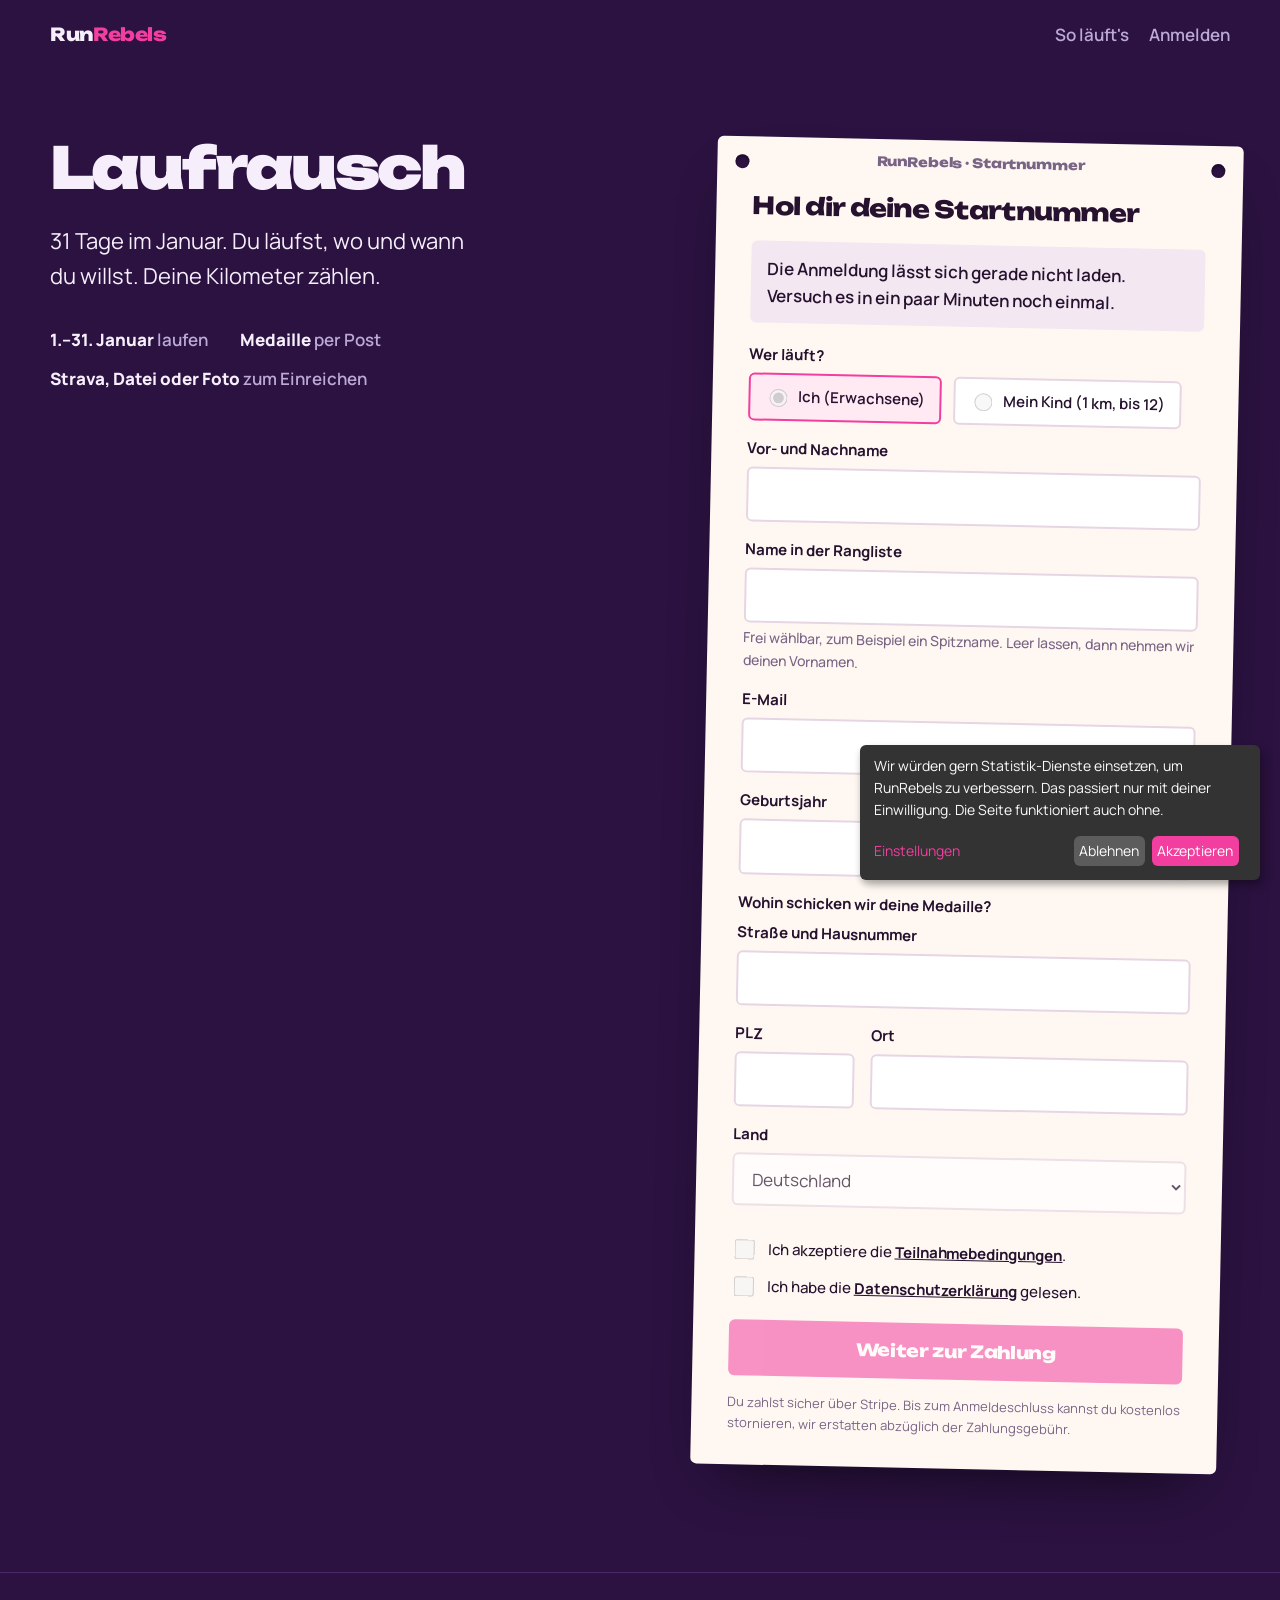
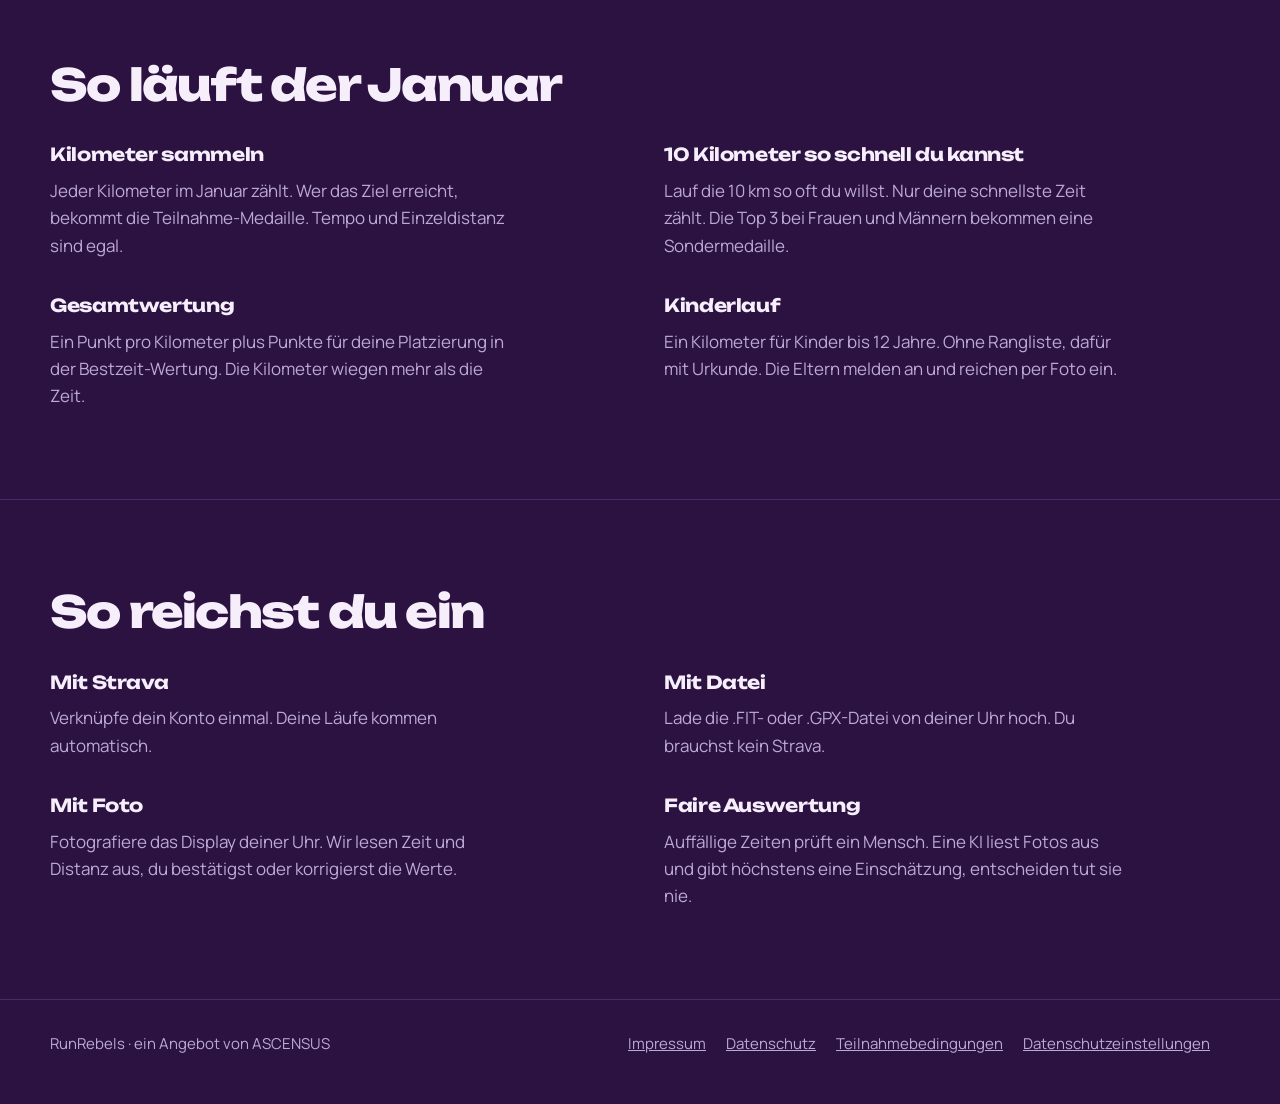
<file: web/laufrausch/index.html>
<!doctype html>
<html lang="de">
<head>
  <meta charset="utf-8">
  <meta name="viewport" content="width=device-width, initial-scale=1">
  <title>Laufrausch: die Neujahrschallenge von RunRebels</title>
  <link rel="canonical" href="https://runrebels.com/laufrausch/">
  <meta name="description" content="31 Tage laufen, deine Kilometer zählen. Virtuelle Laufchallenge im Januar: mit Strava, Datei oder Foto einreichen, Medaille per Post.">
  <link rel="preload" href="../fonts/unbounded-latin-wght-normal.woff2" as="font" type="font/woff2" crossorigin>
  <link rel="stylesheet" href="../css/style.css">
  <link rel="stylesheet" href="../css/klaro.min.css">
</head>
<body>
  <header class="wrap site-head">
    <a class="wordmark" href="/">Run<span>Rebels</span></a>
    <nav aria-label="Hauptnavigation"><a href="#ablauf">So läuft's</a><a href="#anmeldung">Anmelden</a></nav>
  </header>

  <main>
    <section class="wrap hero">
      <div>
        <h1 id="event-name">Laufrausch</h1>
        <p class="lead">31 Tage im Januar. Du läufst, wo und wann du willst. Deine Kilometer zählen.</p>
        <ul class="facts" id="facts">
          <li><strong>1.–31. Januar</strong> laufen</li>
          <li><strong>Medaille</strong> per Post</li>
          <li><strong>Strava, Datei oder Foto</strong> zum Einreichen</li>
        </ul>
      </div>

      <form class="bib" id="anmeldung" novalidate aria-labelledby="form-title">
        <div class="bib-head" aria-hidden="true">RunRebels · Startnummer</div>
        <h2 id="form-title">Hol dir deine Startnummer</h2>
        <div id="status" class="status" role="status" hidden></div>
        <div class="visually-hidden" aria-hidden="true"><label>Website <input type="text" name="website" tabindex="-1" autocomplete="off"></label></div>

        <fieldset class="field">
          <legend>Wer läuft?</legend>
          <div class="choice">
            <label><input type="radio" name="kategorie" value="erwachsen" checked> Ich (Erwachsene)</label>
            <label><input type="radio" name="kategorie" value="kind"> Mein Kind (1 km, bis 12)</label>
          </div>
        </fieldset>

        <div class="field">
          <label for="name" id="name-label">Vor- und Nachname</label>
          <input type="text" id="name" name="name" autocomplete="name" required>
        </div>
        <div class="field" id="anzeigename-field">
          <label for="anzeigename">Name in der Rangliste</label>
          <input type="text" id="anzeigename" name="anzeigename" maxlength="40" autocomplete="nickname">
          <span class="hint">Frei wählbar, zum Beispiel ein Spitzname. Leer lassen, dann nehmen wir deinen Vornamen.</span>
        </div>
        <div class="field" id="eltern-field" hidden>
          <label for="eltern_name">Name des Elternteils</label>
          <input type="text" id="eltern_name" name="eltern_name" autocomplete="name">
          <span class="hint">Kinder werden nie öffentlich in der Rangliste genannt.</span>
        </div>
        <div class="field">
          <label for="email" id="email-label">E-Mail</label>
          <input type="email" id="email" name="email" autocomplete="email" required>
        </div>
        <div class="row two">
          <div class="field">
            <label for="geburtsjahr">Geburtsjahr</label>
            <input type="number" id="geburtsjahr" name="geburtsjahr" inputmode="numeric" min="1920" max="2026" required>
          </div>
          <div class="field" id="geschlecht-field">
            <label for="geschlecht">Wertung</label>
            <select id="geschlecht" name="geschlecht">
              <option value="">Bitte wählen</option>
              <option value="weiblich">Frauen</option>
              <option value="maennlich">Männer</option>
              <option value="divers">Divers</option>
            </select>
          </div>
        </div>
        <div id="divers-box" hidden>
          <div class="field">
            <label for="podium_wahl">Bestzeit-Wertung</label>
            <select id="podium_wahl" name="podium_wahl">
              <option value="">Bitte wählen</option>
              <option value="weiblich">Bei den Frauen mitlaufen</option>
              <option value="maennlich">Bei den Männern mitlaufen</option>
            </select>
            <span class="hint">Deine Zeit zählt immer, auch für die Kilometer-Wertung.</span>
          </div>
          <label class="check"><input type="checkbox" name="divers_optin"> <span>Ich will öffentlich in einer eigenen Divers-Wertung stehen. Das kann ich jederzeit widerrufen.</span></label>
        </div>

        <fieldset class="field">
          <legend>Wohin schicken wir deine Medaille?</legend>
          <div class="field"><label for="strasse">Straße und Hausnummer</label><input type="text" id="strasse" name="strasse" autocomplete="street-address" required></div>
          <div class="row plz">
            <div class="field"><label for="plz">PLZ</label><input type="text" id="plz" name="plz" inputmode="numeric" autocomplete="postal-code" required></div>
            <div class="field"><label for="ort">Ort</label><input type="text" id="ort" name="ort" autocomplete="address-level2" required></div>
          </div>
          <div class="field">
            <label for="land">Land</label>
            <select id="land" name="land">
              <option value="DE">Deutschland</option>
              <option value="AT">Österreich</option>
              <option value="CH">Schweiz</option>
            </select>
            <span class="hint" id="ch-hint" hidden>Für die Schweiz kommt ein Versandaufschlag dazu. Du siehst ihn vor der Zahlung.</span>
          </div>
        </fieldset>

        <label class="check"><input type="checkbox" name="agb" required> <span>Ich akzeptiere die <a href="/teilnahmebedingungen.html">Teilnahmebedingungen</a>.</span></label>
        <label class="check"><input type="checkbox" name="datenschutz" required> <span>Ich habe die <a href="/datenschutz.html">Datenschutzerklärung</a> gelesen.</span></label>

        <button class="btn" type="submit" id="submit">Weiter zur Zahlung</button>
        <p class="fine">Du zahlst sicher über Stripe. Bis zum Anmeldeschluss kannst du kostenlos stornieren, wir erstatten abzüglich der Zahlungsgebühr.</p>
      </form>
    </section>

    <section class="section" id="ablauf">
      <div class="wrap">
        <h2>So läuft der Januar</h2>
        <div class="cols">
          <div><h3>Kilometer sammeln</h3><p>Jeder Kilometer im Januar zählt. Wer das Ziel erreicht, bekommt die Teilnahme-Medaille. Tempo und Einzeldistanz sind egal.</p></div>
          <div><h3>10 Kilometer so schnell du kannst</h3><p>Lauf die 10 km so oft du willst. Nur deine schnellste Zeit zählt. Die Top 3 bei Frauen und Männern bekommen eine Sondermedaille.</p></div>
          <div><h3>Gesamtwertung</h3><p>Ein Punkt pro Kilometer plus Punkte für deine Platzierung in der Bestzeit-Wertung. Die Kilometer wiegen mehr als die Zeit.</p></div>
          <div><h3>Kinderlauf</h3><p>Ein Kilometer für Kinder bis 12 Jahre. Ohne Rangliste, dafür mit Urkunde. Die Eltern melden an und reichen per Foto ein.</p></div>
        </div>
      </div>
    </section>

    <section class="section">
      <div class="wrap">
        <h2>So reichst du ein</h2>
        <div class="cols">
          <div><h3>Mit Strava</h3><p>Verknüpfe dein Konto einmal. Deine Läufe kommen automatisch.</p></div>
          <div><h3>Mit Datei</h3><p>Lade die .FIT- oder .GPX-Datei von deiner Uhr hoch. Du brauchst kein Strava.</p></div>
          <div><h3>Mit Foto</h3><p>Fotografiere das Display deiner Uhr. Wir lesen Zeit und Distanz aus, du bestätigst oder korrigierst die Werte.</p></div>
          <div><h3>Faire Auswertung</h3><p>Auffällige Zeiten prüft ein Mensch. Eine KI liest Fotos aus und gibt höchstens eine Einschätzung, entscheiden tut sie nie.</p></div>
        </div>
      </div>
    </section>
  </main>

  <footer class="site-foot">
    <div class="wrap">
      <span>RunRebels · ein Angebot von ASCENSUS</span>
      <nav aria-label="Rechtliches"><a href="/impressum.html">Impressum</a><a href="/datenschutz.html">Datenschutz</a><a href="/teilnahmebedingungen.html">Teilnahmebedingungen</a><a href="#" data-consent-settings>Datenschutzeinstellungen</a></nav>
    </div>
  </footer>

  <script src="../js/config.js"></script>
  <script src="../js/consent.js"></script>
  <script defer data-config="klaroConfig" src="../js/klaro.js"></script>
  <script src="../js/anmeldung.js"></script>
</body>
</html>
</file>
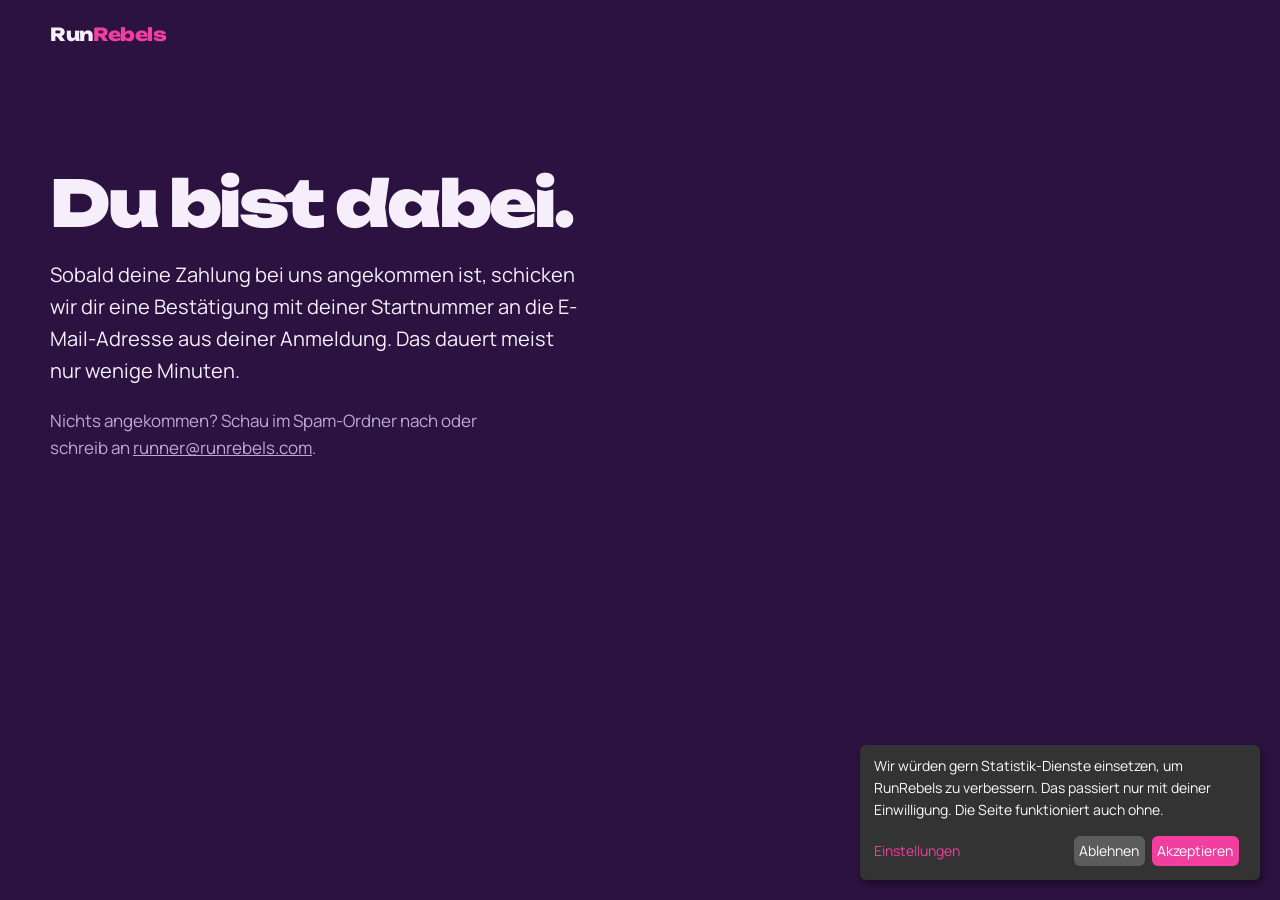
<file: web/danke.html>
<!doctype html>
<html lang="de">
<head>
  <meta charset="utf-8">
  <meta name="viewport" content="width=device-width, initial-scale=1">
  <meta name="robots" content="noindex">
  <title>Danke — RunRebels</title>
  <link rel="stylesheet" href="css/style.css">
  <link rel="stylesheet" href="css/klaro.min.css">
</head>
<body>
  <header class="wrap site-head"><a class="wordmark" href="/">Run<span>Rebels</span></a></header>
  <main class="wrap" style="padding-block:clamp(48px,8vw,120px)">
    <h1 style="font-family:var(--font-display);font-weight:900;font-size:clamp(2.1rem,6vw,4rem);letter-spacing:-.045em;line-height:1;margin:0 0 24px;max-width:14ch">Du bist dabei.</h1>
    <p class="lead" style="font-size:1.25rem;max-width:44ch">Sobald deine Zahlung bei uns angekommen ist, schicken wir dir eine Bestätigung mit deiner Startnummer an die E-Mail-Adresse aus deiner Anmeldung. Das dauert meist nur wenige Minuten.</p>
    <p style="color:var(--text-soft);max-width:44ch">Nichts angekommen? Schau im Spam-Ordner nach oder schreib an <a href="mailto:runner@runrebels.com">runner@runrebels.com</a>.</p>
  </main>
  <script src="js/config.js"></script>
  <script src="js/consent.js"></script>
  <script defer data-config="klaroConfig" src="js/klaro.js"></script>
</body>
</html>
</file>
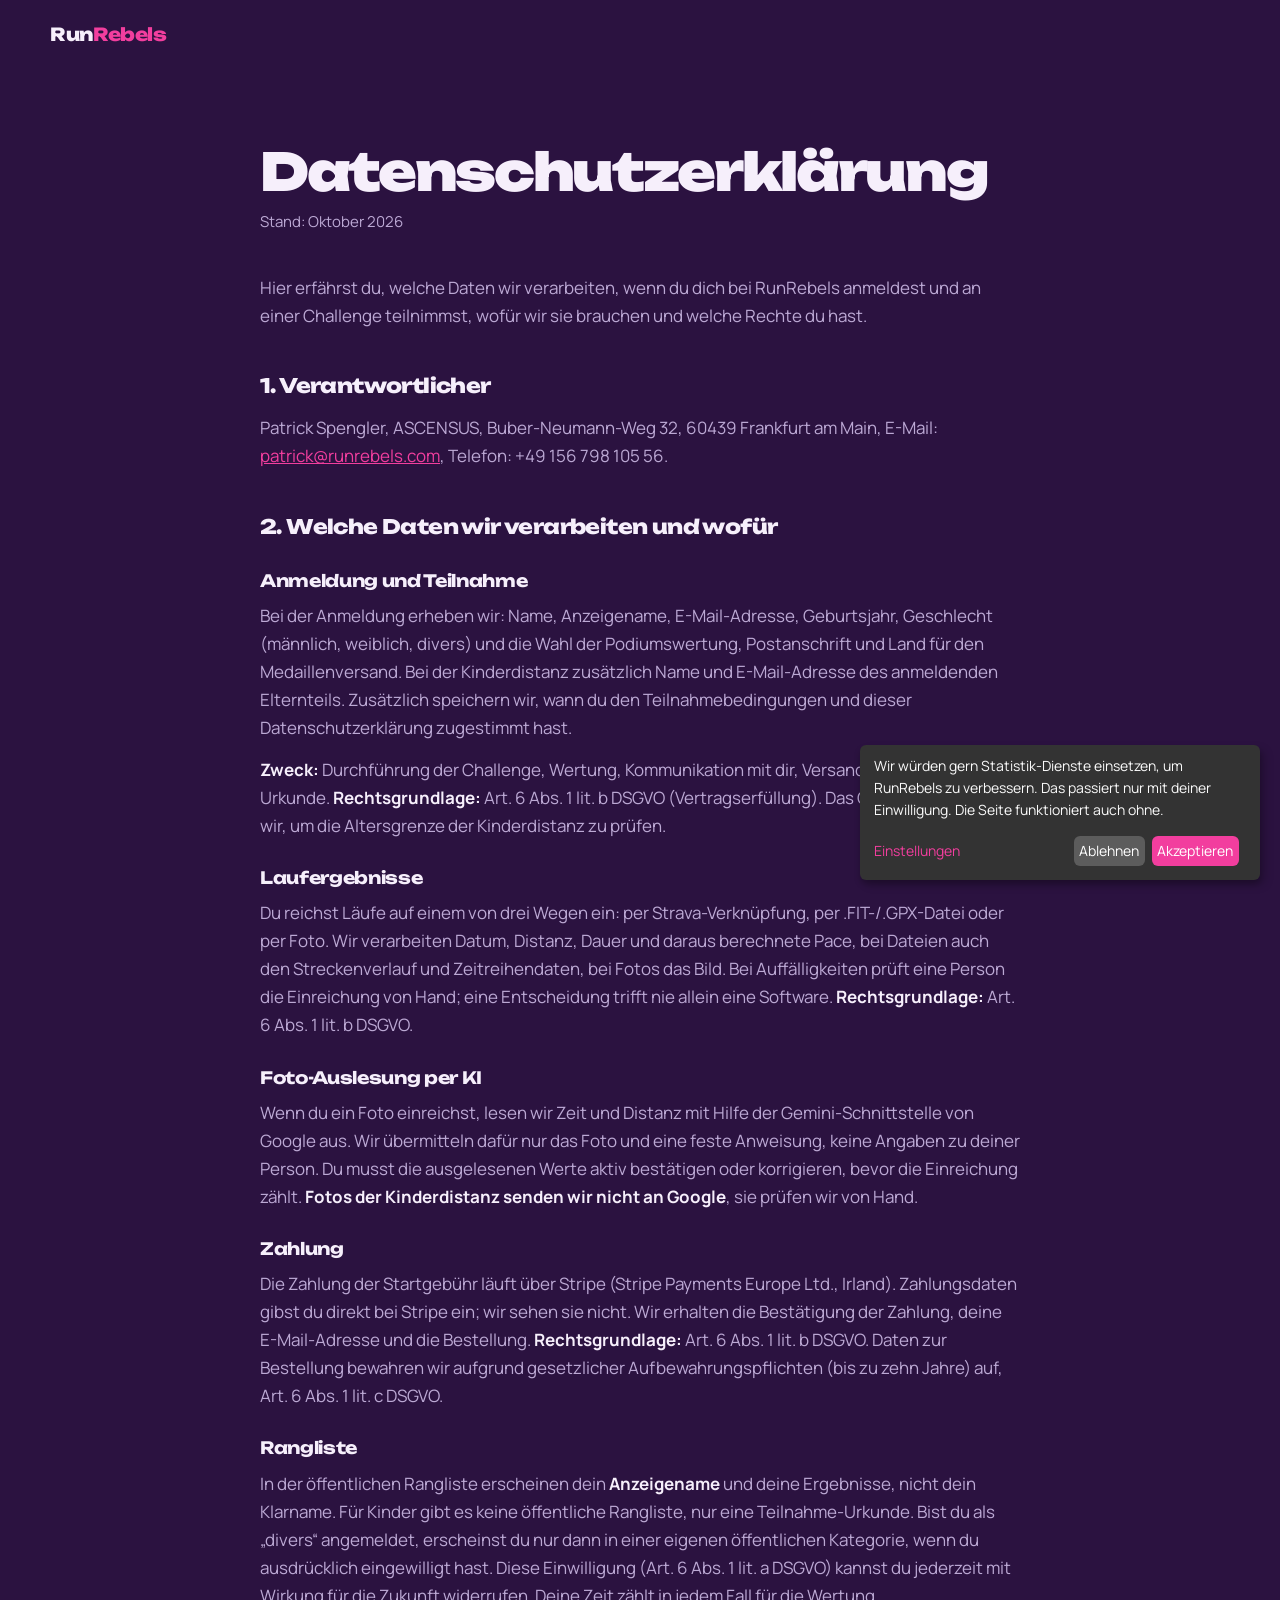
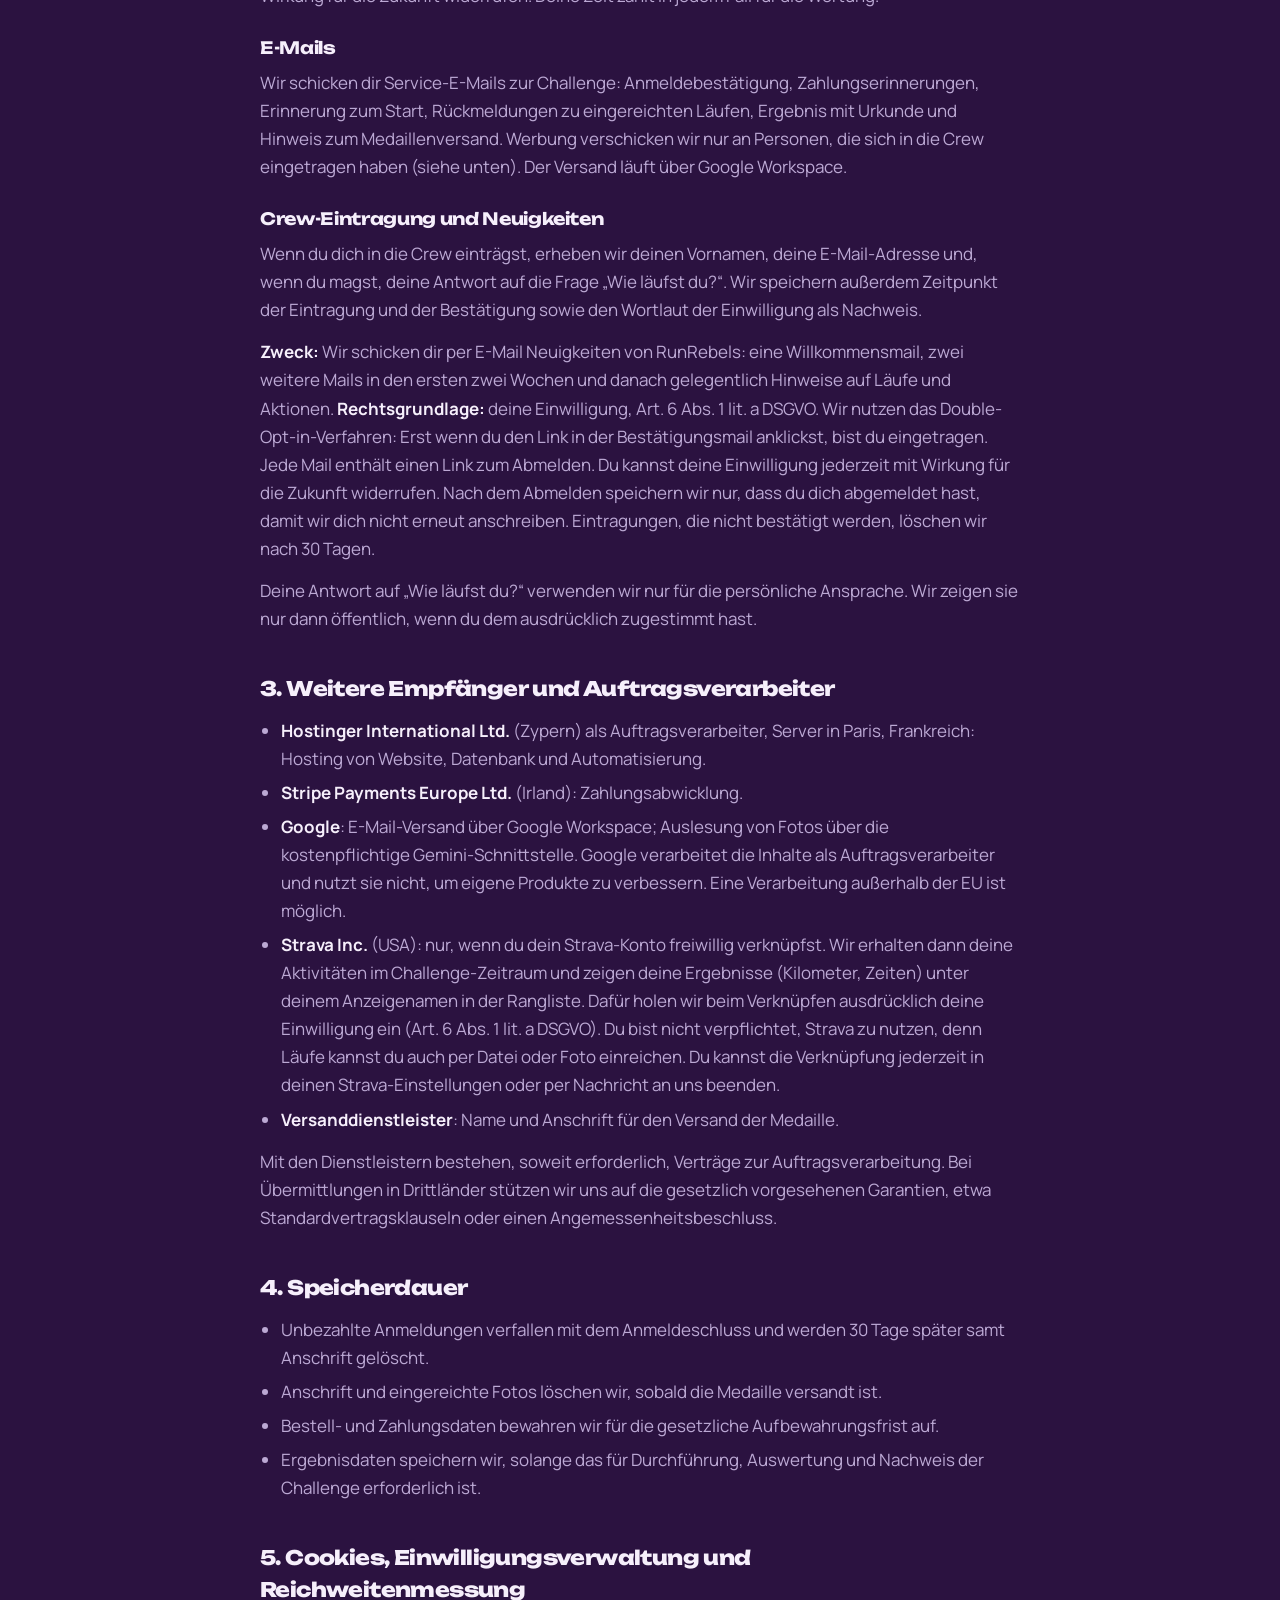
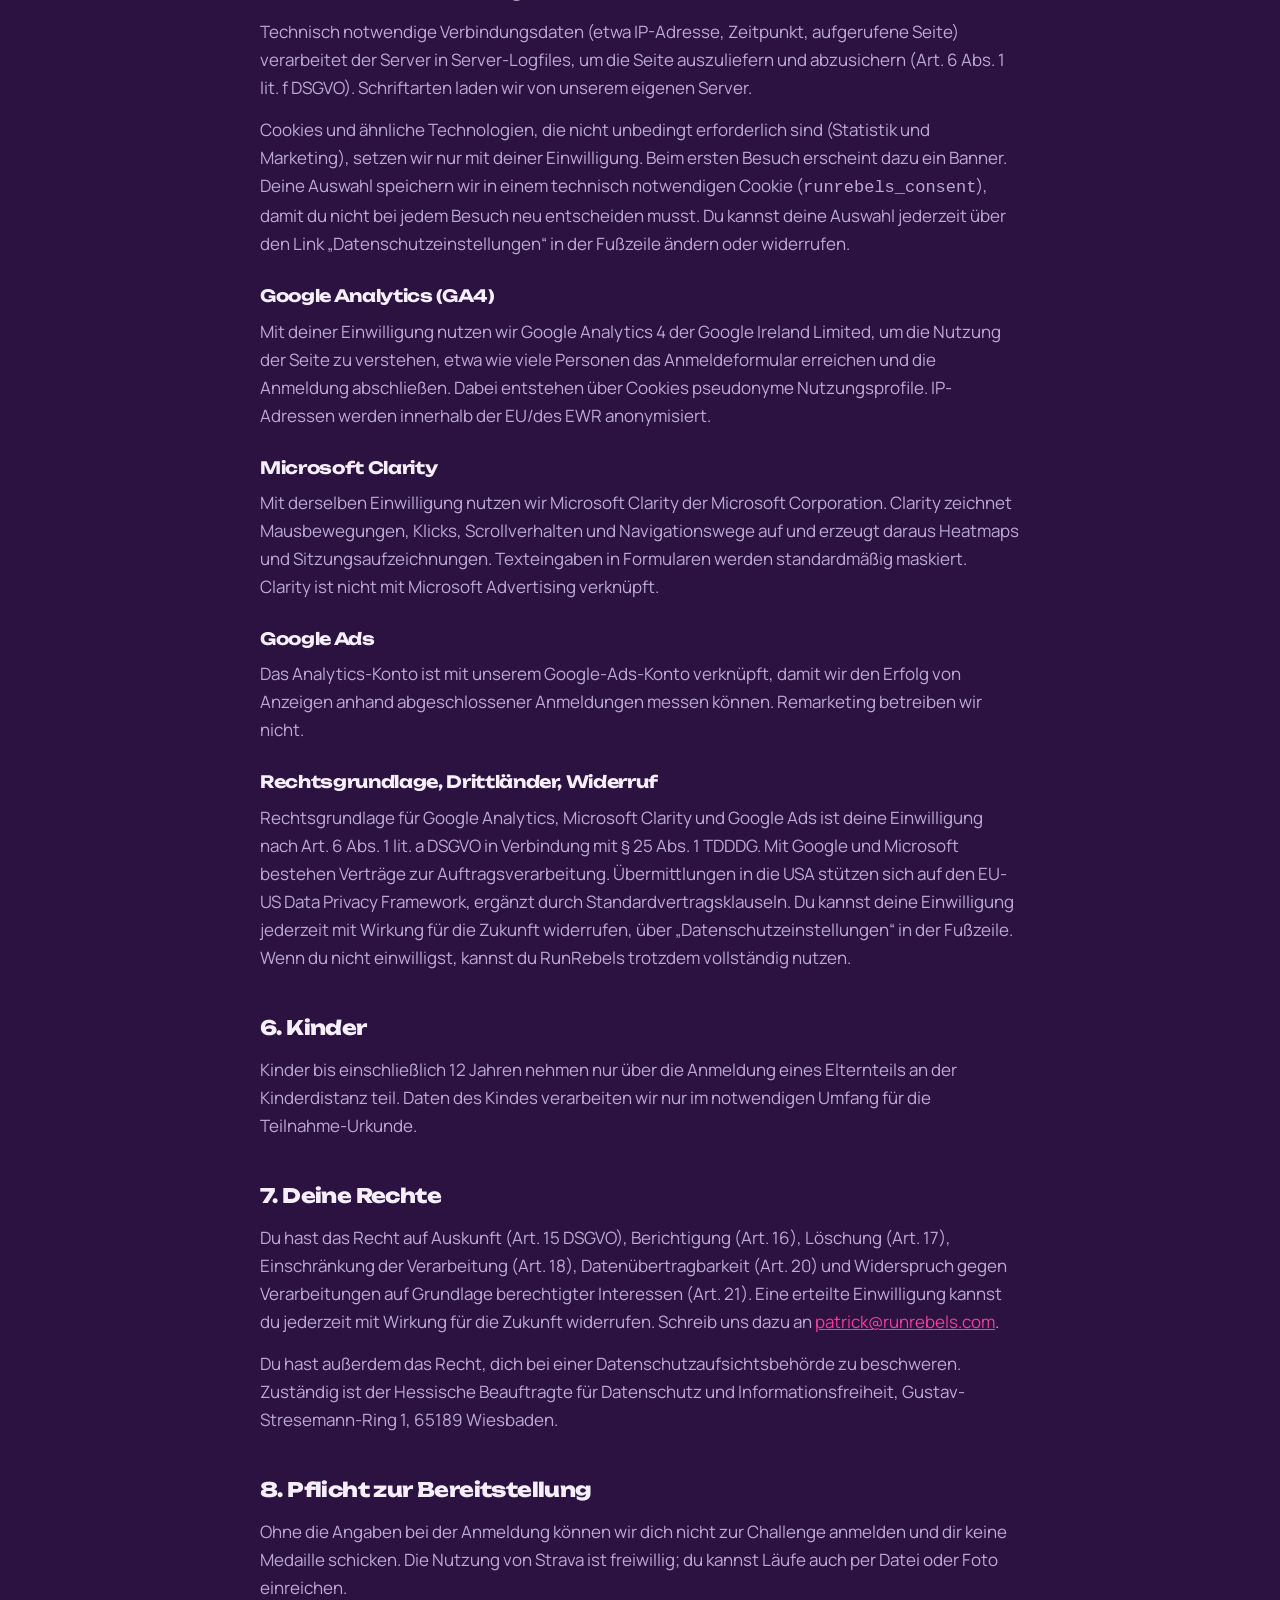
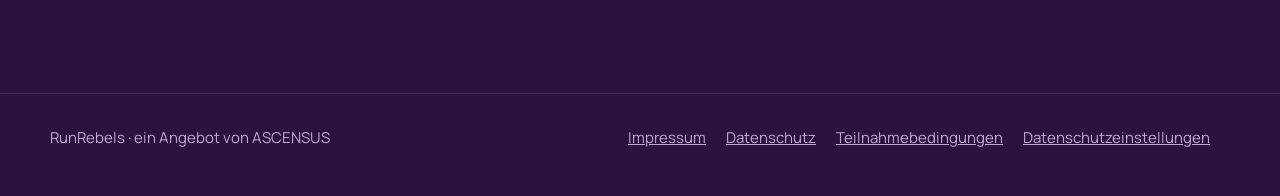
<file: web/datenschutz.html>
<!doctype html>
<html lang="de">
<head>
  <meta charset="utf-8">
  <meta name="viewport" content="width=device-width, initial-scale=1">
  <title>Datenschutzerklärung — RunRebels</title>
  <link rel="stylesheet" href="css/style.css">
  <link rel="stylesheet" href="css/klaro.min.css">
</head>
<body>
  <header class="wrap site-head"><a class="wordmark" href="/">Run<span>Rebels</span></a></header>
  <main class="wrap legal">
    <h1>Datenschutzerklärung</h1>
    <p class="stand">Stand: Oktober 2026</p>
    <!-- Entwurf. Offene Prüfpunkte für den Anwalt: docs/rechtliche-pruefpunkte.md -->
    <p>Hier erfährst du, welche Daten wir verarbeiten, wenn du dich bei RunRebels anmeldest und an einer Challenge teilnimmst, wofür wir sie brauchen und welche Rechte du hast.</p>

    <h2>1. Verantwortlicher</h2>
    <p>Patrick Spengler, ASCENSUS, Buber-Neumann-Weg 32, 60439 Frankfurt am Main, E-Mail: <a href="mailto:patrick@runrebels.com">patrick@runrebels.com</a>, Telefon: +49 156 798 105 56.</p>

    <h2>2. Welche Daten wir verarbeiten und wofür</h2>
    <h3>Anmeldung und Teilnahme</h3>
    <p>Bei der Anmeldung erheben wir: Name, Anzeigename, E-Mail-Adresse, Geburtsjahr, Geschlecht (männlich, weiblich, divers) und die Wahl der Podiumswertung, Postanschrift und Land für den Medaillenversand. Bei der Kinderdistanz zusätzlich Name und E-Mail-Adresse des anmeldenden Elternteils. Zusätzlich speichern wir, wann du den Teilnahmebedingungen und dieser Datenschutzerklärung zugestimmt hast.</p>
    <p><strong>Zweck:</strong> Durchführung der Challenge, Wertung, Kommunikation mit dir, Versand von Medaille und Urkunde. <strong>Rechtsgrundlage:</strong> Art. 6 Abs. 1 lit. b DSGVO (Vertragserfüllung). Das Geburtsjahr nutzen wir, um die Altersgrenze der Kinderdistanz zu prüfen.</p>
    <h3>Laufergebnisse</h3>
    <p>Du reichst Läufe auf einem von drei Wegen ein: per Strava-Verknüpfung, per .FIT-/.GPX-Datei oder per Foto. Wir verarbeiten Datum, Distanz, Dauer und daraus berechnete Pace, bei Dateien auch den Streckenverlauf und Zeitreihendaten, bei Fotos das Bild. Bei Auffälligkeiten prüft eine Person die Einreichung von Hand; eine Entscheidung trifft nie allein eine Software. <strong>Rechtsgrundlage:</strong> Art. 6 Abs. 1 lit. b DSGVO.</p>
    <h3>Foto-Auslesung per KI</h3>
    <p>Wenn du ein Foto einreichst, lesen wir Zeit und Distanz mit Hilfe der Gemini-Schnittstelle von Google aus. Wir übermitteln dafür nur das Foto und eine feste Anweisung, keine Angaben zu deiner Person. Du musst die ausgelesenen Werte aktiv bestätigen oder korrigieren, bevor die Einreichung zählt. <strong>Fotos der Kinderdistanz senden wir nicht an Google</strong>, sie prüfen wir von Hand.</p>
    <h3>Zahlung</h3>
    <p>Die Zahlung der Startgebühr läuft über Stripe (Stripe Payments Europe Ltd., Irland). Zahlungsdaten gibst du direkt bei Stripe ein; wir sehen sie nicht. Wir erhalten die Bestätigung der Zahlung, deine E-Mail-Adresse und die Bestellung. <strong>Rechtsgrundlage:</strong> Art. 6 Abs. 1 lit. b DSGVO. Daten zur Bestellung bewahren wir aufgrund gesetzlicher Aufbewahrungspflichten (bis zu zehn Jahre) auf, Art. 6 Abs. 1 lit. c DSGVO.</p>
    <h3>Rangliste</h3>
    <p>In der öffentlichen Rangliste erscheinen dein <strong>Anzeigename</strong> und deine Ergebnisse, nicht dein Klarname. Für Kinder gibt es keine öffentliche Rangliste, nur eine Teilnahme-Urkunde. Bist du als „divers“ angemeldet, erscheinst du nur dann in einer eigenen öffentlichen Kategorie, wenn du ausdrücklich eingewilligt hast. Diese Einwilligung (Art. 6 Abs. 1 lit. a DSGVO) kannst du jederzeit mit Wirkung für die Zukunft widerrufen. Deine Zeit zählt in jedem Fall für die Wertung.</p>
    <h3>E-Mails</h3>
    <p>Wir schicken dir Service-E-Mails zur Challenge: Anmeldebestätigung, Zahlungserinnerungen, Erinnerung zum Start, Rückmeldungen zu eingereichten Läufen, Ergebnis mit Urkunde und Hinweis zum Medaillenversand. Werbung verschicken wir nur an Personen, die sich in die Crew eingetragen haben (siehe unten). Der Versand läuft über Google Workspace.</p>
    <h3 id="crew">Crew-Eintragung und Neuigkeiten</h3>
    <!-- Entwurf, juristisch zu prüfen (Einwilligungstext, Double-Opt-in, Speicherdauer). -->
    <p>Wenn du dich in die Crew einträgst, erheben wir deinen Vornamen, deine E-Mail-Adresse und, wenn du magst, deine Antwort auf die Frage „Wie läufst du?“. Wir speichern außerdem Zeitpunkt der Eintragung und der Bestätigung sowie den Wortlaut der Einwilligung als Nachweis.</p>
    <p><strong>Zweck:</strong> Wir schicken dir per E-Mail Neuigkeiten von RunRebels: eine Willkommensmail, zwei weitere Mails in den ersten zwei Wochen und danach gelegentlich Hinweise auf Läufe und Aktionen. <strong>Rechtsgrundlage:</strong> deine Einwilligung, Art. 6 Abs. 1 lit. a DSGVO. Wir nutzen das Double-Opt-in-Verfahren: Erst wenn du den Link in der Bestätigungsmail anklickst, bist du eingetragen. Jede Mail enthält einen Link zum Abmelden. Du kannst deine Einwilligung jederzeit mit Wirkung für die Zukunft widerrufen. Nach dem Abmelden speichern wir nur, dass du dich abgemeldet hast, damit wir dich nicht erneut anschreiben. Eintragungen, die nicht bestätigt werden, löschen wir nach 30 Tagen.</p>
    <p>Deine Antwort auf „Wie läufst du?“ verwenden wir nur für die persönliche Ansprache. Wir zeigen sie nur dann öffentlich, wenn du dem ausdrücklich zugestimmt hast.</p>

    <h2>3. Weitere Empfänger und Auftragsverarbeiter</h2>
    <ul>
      <li><strong>Hostinger International Ltd.</strong> (Zypern) als Auftragsverarbeiter, Server in Paris, Frankreich: Hosting von Website, Datenbank und Automatisierung.</li>
      <li><strong>Stripe Payments Europe Ltd.</strong> (Irland): Zahlungsabwicklung.</li>
      <li><strong>Google</strong>: E-Mail-Versand über Google Workspace; Auslesung von Fotos über die kostenpflichtige Gemini-Schnittstelle. Google verarbeitet die Inhalte als Auftragsverarbeiter und nutzt sie nicht, um eigene Produkte zu verbessern. Eine Verarbeitung außerhalb der EU ist möglich.</li>
      <li><strong>Strava Inc.</strong> (USA): nur, wenn du dein Strava-Konto freiwillig verknüpfst. Wir erhalten dann deine Aktivitäten im Challenge-Zeitraum und zeigen deine Ergebnisse (Kilometer, Zeiten) unter deinem Anzeigenamen in der Rangliste. Dafür holen wir beim Verknüpfen ausdrücklich deine Einwilligung ein (Art. 6 Abs. 1 lit. a DSGVO). Du bist nicht verpflichtet, Strava zu nutzen, denn Läufe kannst du auch per Datei oder Foto einreichen. Du kannst die Verknüpfung jederzeit in deinen Strava-Einstellungen oder per Nachricht an uns beenden.</li>
      <li><strong>Versanddienstleister</strong>: Name und Anschrift für den Versand der Medaille.</li>
    </ul>
    <p>Mit den Dienstleistern bestehen, soweit erforderlich, Verträge zur Auftragsverarbeitung. Bei Übermittlungen in Drittländer stützen wir uns auf die gesetzlich vorgesehenen Garantien, etwa Standardvertragsklauseln oder einen Angemessenheitsbeschluss.</p>

    <h2>4. Speicherdauer</h2>
    <ul>
      <li>Unbezahlte Anmeldungen verfallen mit dem Anmeldeschluss und werden 30 Tage später samt Anschrift gelöscht.</li>
      <li>Anschrift und eingereichte Fotos löschen wir, sobald die Medaille versandt ist.</li>
      <li>Bestell- und Zahlungsdaten bewahren wir für die gesetzliche Aufbewahrungsfrist auf.</li>
      <li>Ergebnisdaten speichern wir, solange das für Durchführung, Auswertung und Nachweis der Challenge erforderlich ist.</li>
    </ul>

    <h2>5. Cookies, Einwilligungsverwaltung und Reichweitenmessung</h2>
    <p>Technisch notwendige Verbindungsdaten (etwa IP-Adresse, Zeitpunkt, aufgerufene Seite) verarbeitet der Server in Server-Logfiles, um die Seite auszuliefern und abzusichern (Art. 6 Abs. 1 lit. f DSGVO). Schriftarten laden wir von unserem eigenen Server.</p>
    <p>Cookies und ähnliche Technologien, die nicht unbedingt erforderlich sind (Statistik und Marketing), setzen wir nur mit deiner Einwilligung. Beim ersten Besuch erscheint dazu ein Banner. Deine Auswahl speichern wir in einem technisch notwendigen Cookie (<code>runrebels_consent</code>), damit du nicht bei jedem Besuch neu entscheiden musst. Du kannst deine Auswahl jederzeit über den Link „Datenschutzeinstellungen“ in der Fußzeile ändern oder widerrufen.</p>
    <h3>Google Analytics (GA4)</h3>
    <p>Mit deiner Einwilligung nutzen wir Google Analytics 4 der Google Ireland Limited, um die Nutzung der Seite zu verstehen, etwa wie viele Personen das Anmeldeformular erreichen und die Anmeldung abschließen. Dabei entstehen über Cookies pseudonyme Nutzungsprofile. IP-Adressen werden innerhalb der EU/des EWR anonymisiert.</p>
    <h3>Microsoft Clarity</h3>
    <p>Mit derselben Einwilligung nutzen wir Microsoft Clarity der Microsoft Corporation. Clarity zeichnet Mausbewegungen, Klicks, Scrollverhalten und Navigationswege auf und erzeugt daraus Heatmaps und Sitzungsaufzeichnungen. Texteingaben in Formularen werden standardmäßig maskiert. Clarity ist nicht mit Microsoft Advertising verknüpft.</p>
    <h3>Google Ads</h3>
    <p>Das Analytics-Konto ist mit unserem Google-Ads-Konto verknüpft, damit wir den Erfolg von Anzeigen anhand abgeschlossener Anmeldungen messen können. Remarketing betreiben wir nicht.</p>
    <h3>Rechtsgrundlage, Drittländer, Widerruf</h3>
    <p>Rechtsgrundlage für Google Analytics, Microsoft Clarity und Google Ads ist deine Einwilligung nach Art. 6 Abs. 1 lit. a DSGVO in Verbindung mit § 25 Abs. 1 TDDDG. Mit Google und Microsoft bestehen Verträge zur Auftragsverarbeitung. Übermittlungen in die USA stützen sich auf den EU-US Data Privacy Framework, ergänzt durch Standardvertragsklauseln. Du kannst deine Einwilligung jederzeit mit Wirkung für die Zukunft widerrufen, über „Datenschutzeinstellungen“ in der Fußzeile. Wenn du nicht einwilligst, kannst du RunRebels trotzdem vollständig nutzen.</p>

    <h2>6. Kinder</h2>
    <p>Kinder bis einschließlich 12 Jahren nehmen nur über die Anmeldung eines Elternteils an der Kinderdistanz teil. Daten des Kindes verarbeiten wir nur im notwendigen Umfang für die Teilnahme-Urkunde.</p>

    <h2>7. Deine Rechte</h2>
    <p>Du hast das Recht auf Auskunft (Art. 15 DSGVO), Berichtigung (Art. 16), Löschung (Art. 17), Einschränkung der Verarbeitung (Art. 18), Datenübertragbarkeit (Art. 20) und Widerspruch gegen Verarbeitungen auf Grundlage berechtigter Interessen (Art. 21). Eine erteilte Einwilligung kannst du jederzeit mit Wirkung für die Zukunft widerrufen. Schreib uns dazu an <a href="mailto:patrick@runrebels.com">patrick@runrebels.com</a>.</p>
    <p>Du hast außerdem das Recht, dich bei einer Datenschutzaufsichtsbehörde zu beschweren. Zuständig ist der Hessische Beauftragte für Datenschutz und Informationsfreiheit, Gustav-Stresemann-Ring 1, 65189 Wiesbaden.</p>

    <h2>8. Pflicht zur Bereitstellung</h2>
    <p>Ohne die Angaben bei der Anmeldung können wir dich nicht zur Challenge anmelden und dir keine Medaille schicken. Die Nutzung von Strava ist freiwillig; du kannst Läufe auch per Datei oder Foto einreichen.</p>
  </main>
  <footer class="site-foot">
    <div class="wrap">
      <span>RunRebels · ein Angebot von ASCENSUS</span>
      <nav aria-label="Rechtliches"><a href="impressum.html">Impressum</a><a href="datenschutz.html">Datenschutz</a><a href="teilnahmebedingungen.html">Teilnahmebedingungen</a><a href="#" data-consent-settings>Datenschutzeinstellungen</a></nav>
    </div>
  </footer>
  <script src="js/config.js"></script>
  <script src="js/consent.js"></script>
  <script defer data-config="klaroConfig" src="js/klaro.js"></script>
</body>
</html>
</file>
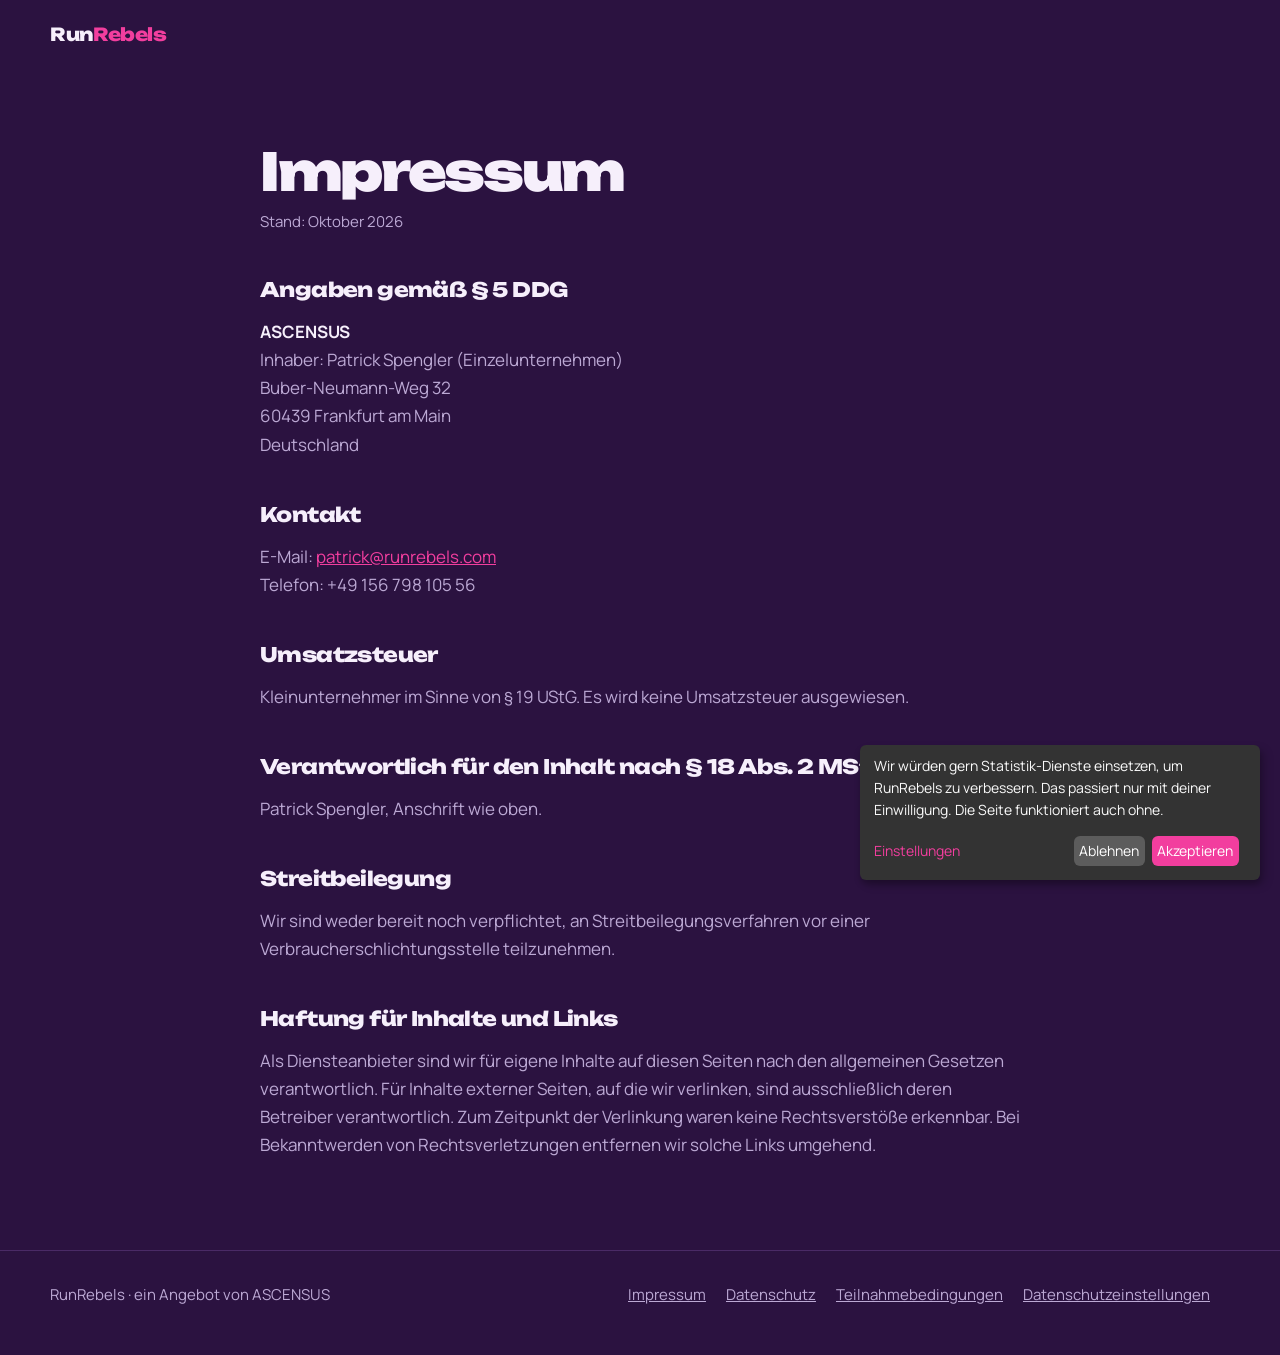
<file: web/impressum.html>
<!doctype html>
<html lang="de">
<head>
  <meta charset="utf-8">
  <meta name="viewport" content="width=device-width, initial-scale=1">
  <title>Impressum — RunRebels</title>
  <link rel="stylesheet" href="css/style.css">
  <link rel="stylesheet" href="css/klaro.min.css">
</head>
<body>
  <header class="wrap site-head"><a class="wordmark" href="/">Run<span>Rebels</span></a></header>
  <main class="wrap legal">
    <h1>Impressum</h1>
    <p class="stand">Stand: Oktober 2026</p>
    <h2>Angaben gemäß § 5 DDG</h2>
    <p><strong>ASCENSUS</strong><br>Inhaber: Patrick Spengler (Einzelunternehmen)<br>Buber-Neumann-Weg 32<br>60439 Frankfurt am Main<br>Deutschland</p>
    <h2>Kontakt</h2>
    <p>E-Mail: <a href="mailto:patrick@runrebels.com">patrick@runrebels.com</a><br>Telefon: +49 156 798 105 56</p>
    <h2>Umsatzsteuer</h2>
    <p>Kleinunternehmer im Sinne von § 19 UStG. Es wird keine Umsatzsteuer ausgewiesen.</p>
    <h2>Verantwortlich für den Inhalt nach § 18 Abs. 2 MStV</h2>
    <p>Patrick Spengler, Anschrift wie oben.</p>
    <h2>Streitbeilegung</h2>
    <p>Wir sind weder bereit noch verpflichtet, an Streitbeilegungsverfahren vor einer Verbraucherschlichtungsstelle teilzunehmen.</p>
    <h2>Haftung für Inhalte und Links</h2>
    <p>Als Diensteanbieter sind wir für eigene Inhalte auf diesen Seiten nach den allgemeinen Gesetzen verantwortlich. Für Inhalte externer Seiten, auf die wir verlinken, sind ausschließlich deren Betreiber verantwortlich. Zum Zeitpunkt der Verlinkung waren keine Rechtsverstöße erkennbar. Bei Bekanntwerden von Rechtsverletzungen entfernen wir solche Links umgehend.</p>
  </main>
  <footer class="site-foot">
    <div class="wrap">
      <span>RunRebels · ein Angebot von ASCENSUS</span>
      <nav aria-label="Rechtliches"><a href="impressum.html">Impressum</a><a href="datenschutz.html">Datenschutz</a><a href="teilnahmebedingungen.html">Teilnahmebedingungen</a><a href="#" data-consent-settings>Datenschutzeinstellungen</a></nav>
    </div>
  </footer>
  <script src="js/config.js"></script>
  <script src="js/consent.js"></script>
  <script defer data-config="klaroConfig" src="js/klaro.js"></script>
</body>
</html>
</file>
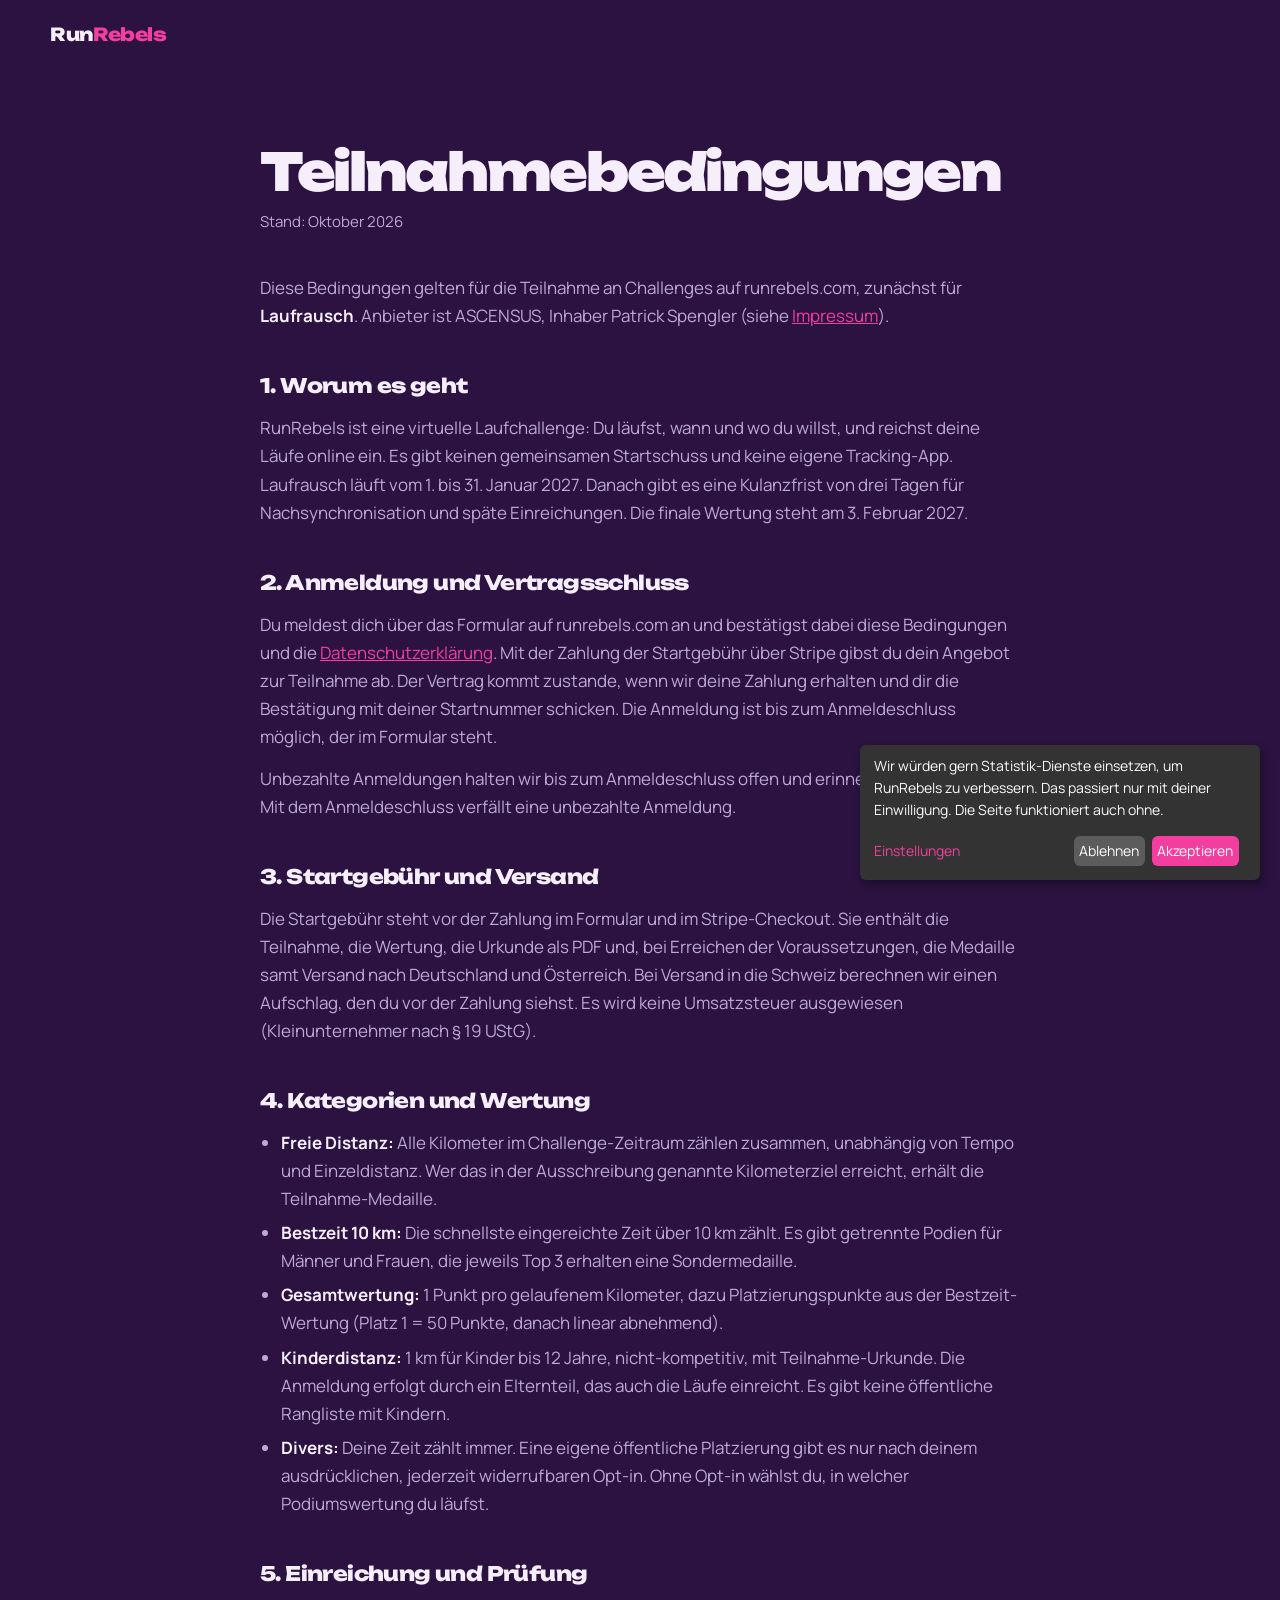
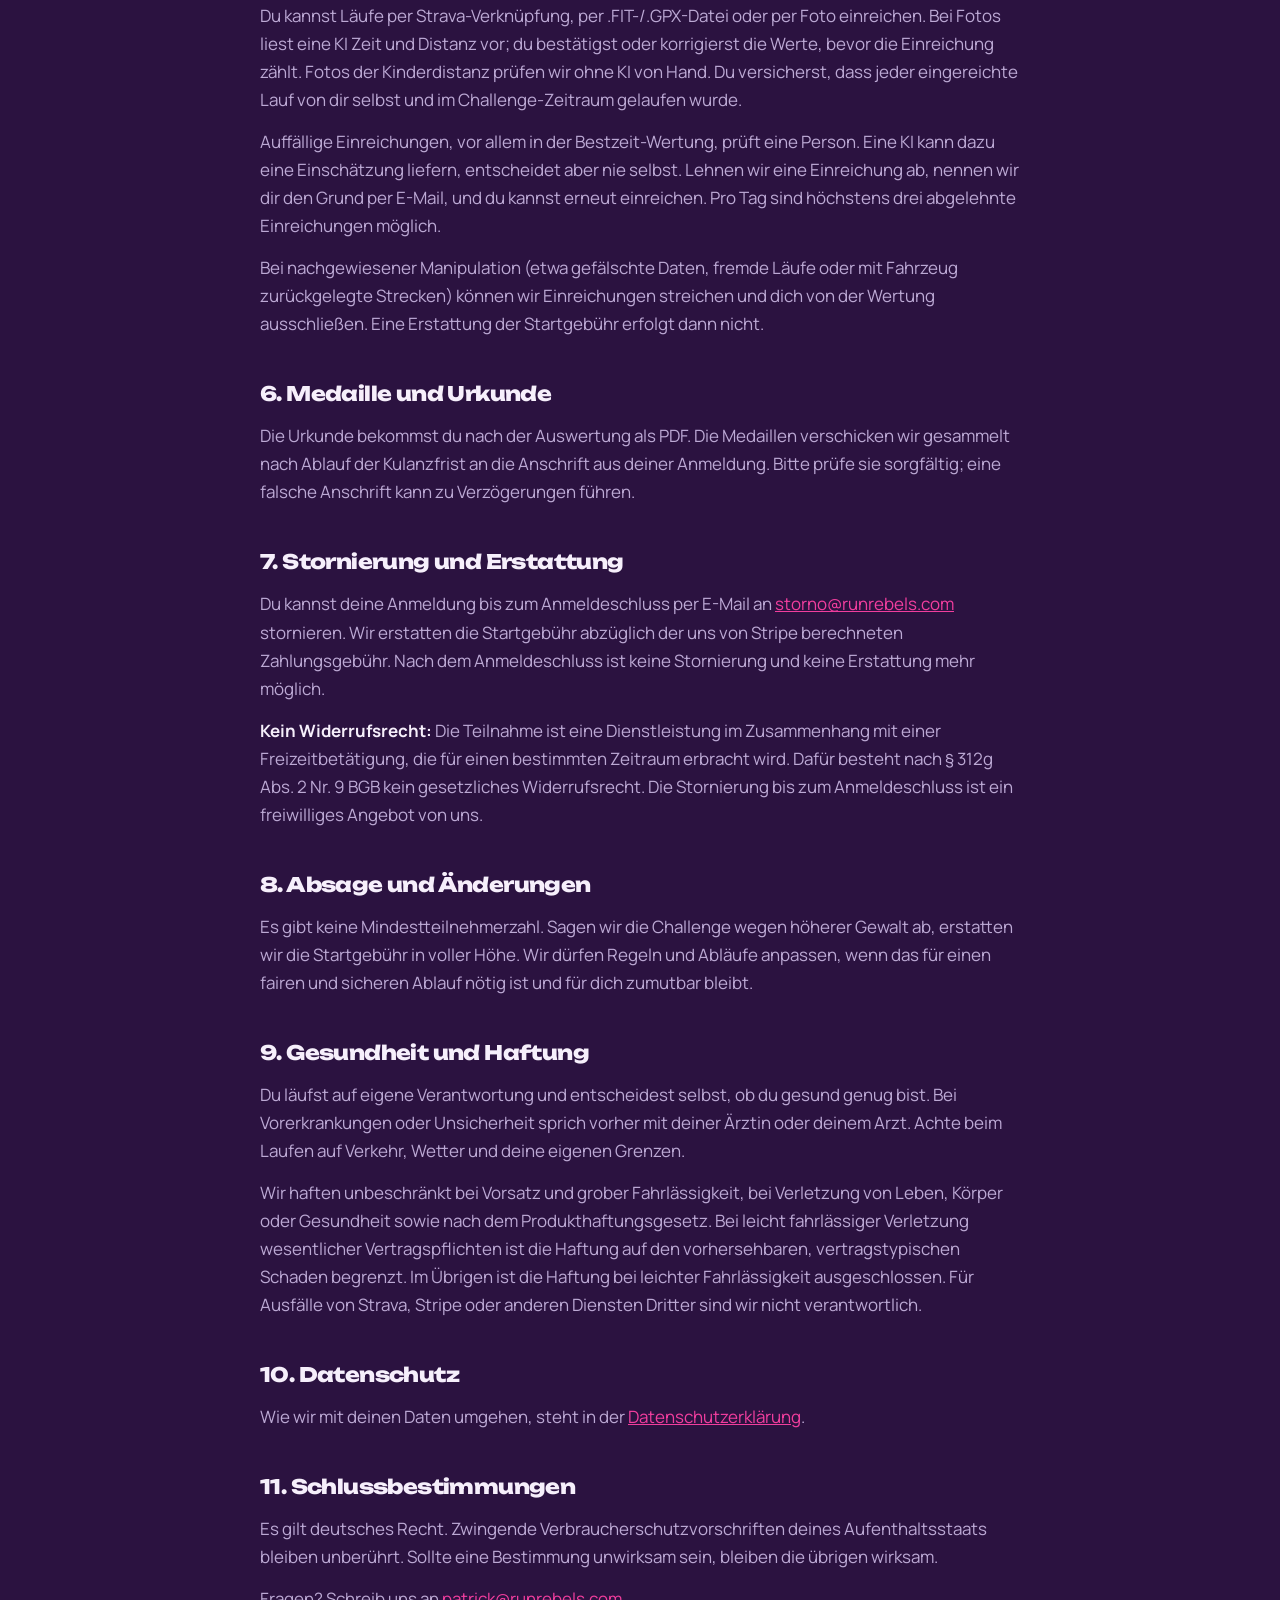
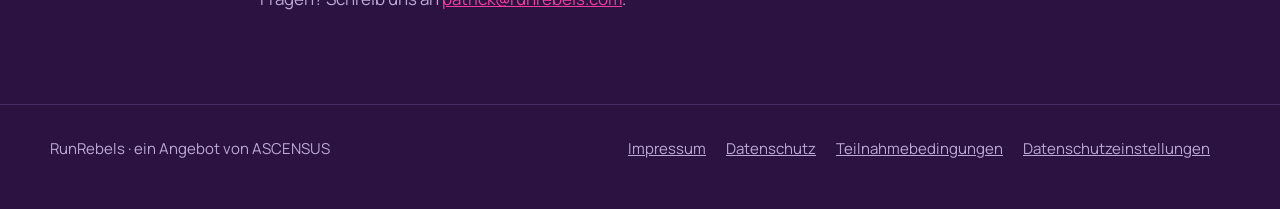
<file: web/teilnahmebedingungen.html>
<!doctype html>
<html lang="de">
<head>
  <meta charset="utf-8">
  <meta name="viewport" content="width=device-width, initial-scale=1">
  <title>Teilnahmebedingungen — RunRebels</title>
  <link rel="stylesheet" href="css/style.css">
  <link rel="stylesheet" href="css/klaro.min.css">
</head>
<body>
  <header class="wrap site-head"><a class="wordmark" href="/">Run<span>Rebels</span></a></header>
  <main class="wrap legal">
    <h1>Teilnahmebedingungen</h1>
    <p class="stand">Stand: Oktober 2026</p>
    <!-- Entwurf. Offene Prüfpunkte für den Anwalt: docs/rechtliche-pruefpunkte.md -->
    <p>Diese Bedingungen gelten für die Teilnahme an Challenges auf runrebels.com, zunächst für <strong>Laufrausch</strong>. Anbieter ist ASCENSUS, Inhaber Patrick Spengler (siehe <a href="impressum.html">Impressum</a>).</p>

    <h2>1. Worum es geht</h2>
    <p>RunRebels ist eine virtuelle Laufchallenge: Du läufst, wann und wo du willst, und reichst deine Läufe online ein. Es gibt keinen gemeinsamen Startschuss und keine eigene Tracking-App. Laufrausch läuft vom 1. bis 31. Januar 2027. Danach gibt es eine Kulanzfrist von drei Tagen für Nachsynchronisation und späte Einreichungen. Die finale Wertung steht am 3. Februar 2027.</p>

    <h2>2. Anmeldung und Vertragsschluss</h2>
    <p>Du meldest dich über das Formular auf runrebels.com an und bestätigst dabei diese Bedingungen und die <a href="datenschutz.html">Datenschutzerklärung</a>. Mit der Zahlung der Startgebühr über Stripe gibst du dein Angebot zur Teilnahme ab. Der Vertrag kommt zustande, wenn wir deine Zahlung erhalten und dir die Bestätigung mit deiner Startnummer schicken. Die Anmeldung ist bis zum Anmeldeschluss möglich, der im Formular steht.</p>
    <p>Unbezahlte Anmeldungen halten wir bis zum Anmeldeschluss offen und erinnern dich per E-Mail. Mit dem Anmeldeschluss verfällt eine unbezahlte Anmeldung.</p>

    <h2>3. Startgebühr und Versand</h2>
    <p>Die Startgebühr steht vor der Zahlung im Formular und im Stripe-Checkout. Sie enthält die Teilnahme, die Wertung, die Urkunde als PDF und, bei Erreichen der Voraussetzungen, die Medaille samt Versand nach Deutschland und Österreich. Bei Versand in die Schweiz berechnen wir einen Aufschlag, den du vor der Zahlung siehst. Es wird keine Umsatzsteuer ausgewiesen (Kleinunternehmer nach § 19 UStG).</p>

    <h2>4. Kategorien und Wertung</h2>
    <ul>
      <li><strong>Freie Distanz:</strong> Alle Kilometer im Challenge-Zeitraum zählen zusammen, unabhängig von Tempo und Einzeldistanz. Wer das in der Ausschreibung genannte Kilometerziel erreicht, erhält die Teilnahme-Medaille.</li>
      <li><strong>Bestzeit 10 km:</strong> Die schnellste eingereichte Zeit über 10 km zählt. Es gibt getrennte Podien für Männer und Frauen, die jeweils Top 3 erhalten eine Sondermedaille.</li>
      <li><strong>Gesamtwertung:</strong> 1 Punkt pro gelaufenem Kilometer, dazu Platzierungspunkte aus der Bestzeit-Wertung (Platz 1 = 50 Punkte, danach linear abnehmend).</li>
      <li><strong>Kinderdistanz:</strong> 1 km für Kinder bis 12 Jahre, nicht-kompetitiv, mit Teilnahme-Urkunde. Die Anmeldung erfolgt durch ein Elternteil, das auch die Läufe einreicht. Es gibt keine öffentliche Rangliste mit Kindern.</li>
      <li><strong>Divers:</strong> Deine Zeit zählt immer. Eine eigene öffentliche Platzierung gibt es nur nach deinem ausdrücklichen, jederzeit widerrufbaren Opt-in. Ohne Opt-in wählst du, in welcher Podiumswertung du läufst.</li>
    </ul>

    <h2>5. Einreichung und Prüfung</h2>
    <p>Du kannst Läufe per Strava-Verknüpfung, per .FIT-/.GPX-Datei oder per Foto einreichen. Bei Fotos liest eine KI Zeit und Distanz vor; du bestätigst oder korrigierst die Werte, bevor die Einreichung zählt. Fotos der Kinderdistanz prüfen wir ohne KI von Hand. Du versicherst, dass jeder eingereichte Lauf von dir selbst und im Challenge-Zeitraum gelaufen wurde.</p>
    <p>Auffällige Einreichungen, vor allem in der Bestzeit-Wertung, prüft eine Person. Eine KI kann dazu eine Einschätzung liefern, entscheidet aber nie selbst. Lehnen wir eine Einreichung ab, nennen wir dir den Grund per E-Mail, und du kannst erneut einreichen. Pro Tag sind höchstens drei abgelehnte Einreichungen möglich.</p>
    <p>Bei nachgewiesener Manipulation (etwa gefälschte Daten, fremde Läufe oder mit Fahrzeug zurückgelegte Strecken) können wir Einreichungen streichen und dich von der Wertung ausschließen. Eine Erstattung der Startgebühr erfolgt dann nicht.</p>

    <h2>6. Medaille und Urkunde</h2>
    <p>Die Urkunde bekommst du nach der Auswertung als PDF. Die Medaillen verschicken wir gesammelt nach Ablauf der Kulanzfrist an die Anschrift aus deiner Anmeldung. Bitte prüfe sie sorgfältig; eine falsche Anschrift kann zu Verzögerungen führen.</p>

    <h2>7. Stornierung und Erstattung</h2>
    <p>Du kannst deine Anmeldung bis zum Anmeldeschluss per E-Mail an <a href="mailto:storno@runrebels.com">storno@runrebels.com</a> stornieren. Wir erstatten die Startgebühr abzüglich der uns von Stripe berechneten Zahlungsgebühr. Nach dem Anmeldeschluss ist keine Stornierung und keine Erstattung mehr möglich.</p>
    <p><strong>Kein Widerrufsrecht:</strong> Die Teilnahme ist eine Dienstleistung im Zusammenhang mit einer Freizeitbetätigung, die für einen bestimmten Zeitraum erbracht wird. Dafür besteht nach § 312g Abs. 2 Nr. 9 BGB kein gesetzliches Widerrufsrecht. Die Stornierung bis zum Anmeldeschluss ist ein freiwilliges Angebot von uns.</p>

    <h2>8. Absage und Änderungen</h2>
    <p>Es gibt keine Mindestteilnehmerzahl. Sagen wir die Challenge wegen höherer Gewalt ab, erstatten wir die Startgebühr in voller Höhe. Wir dürfen Regeln und Abläufe anpassen, wenn das für einen fairen und sicheren Ablauf nötig ist und für dich zumutbar bleibt.</p>

    <h2>9. Gesundheit und Haftung</h2>
    <p>Du läufst auf eigene Verantwortung und entscheidest selbst, ob du gesund genug bist. Bei Vorerkrankungen oder Unsicherheit sprich vorher mit deiner Ärztin oder deinem Arzt. Achte beim Laufen auf Verkehr, Wetter und deine eigenen Grenzen.</p>
    <p>Wir haften unbeschränkt bei Vorsatz und grober Fahrlässigkeit, bei Verletzung von Leben, Körper oder Gesundheit sowie nach dem Produkthaftungsgesetz. Bei leicht fahrlässiger Verletzung wesentlicher Vertragspflichten ist die Haftung auf den vorhersehbaren, vertragstypischen Schaden begrenzt. Im Übrigen ist die Haftung bei leichter Fahrlässigkeit ausgeschlossen. Für Ausfälle von Strava, Stripe oder anderen Diensten Dritter sind wir nicht verantwortlich.</p>

    <h2>10. Datenschutz</h2>
    <p>Wie wir mit deinen Daten umgehen, steht in der <a href="datenschutz.html">Datenschutzerklärung</a>.</p>

    <h2>11. Schlussbestimmungen</h2>
    <p>Es gilt deutsches Recht. Zwingende Verbraucherschutzvorschriften deines Aufenthaltsstaats bleiben unberührt. Sollte eine Bestimmung unwirksam sein, bleiben die übrigen wirksam.</p>
    <p>Fragen? Schreib uns an <a href="mailto:patrick@runrebels.com">patrick@runrebels.com</a>.</p>
  </main>
  <footer class="site-foot">
    <div class="wrap">
      <span>RunRebels · ein Angebot von ASCENSUS</span>
      <nav aria-label="Rechtliches"><a href="impressum.html">Impressum</a><a href="datenschutz.html">Datenschutz</a><a href="teilnahmebedingungen.html">Teilnahmebedingungen</a><a href="#" data-consent-settings>Datenschutzeinstellungen</a></nav>
    </div>
  </footer>
  <script src="js/config.js"></script>
  <script src="js/consent.js"></script>
  <script defer data-config="klaroConfig" src="js/klaro.js"></script>
</body>
</html>
</file>
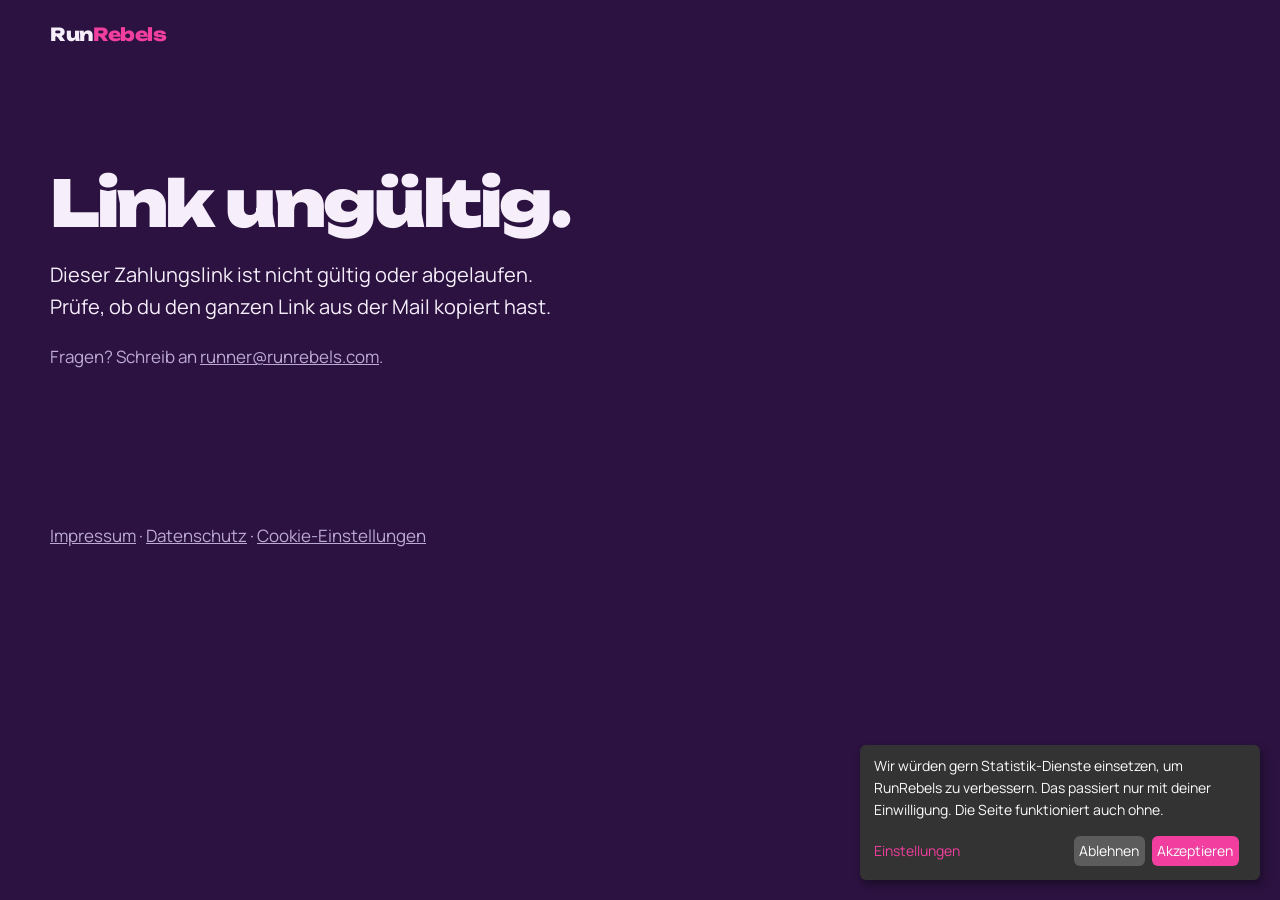
<file: web/zahlung.html>
<!doctype html>
<html lang="de">
<head>
  <meta charset="utf-8">
  <meta name="viewport" content="width=device-width, initial-scale=1">
  <meta name="robots" content="noindex">
  <title>Zahlung — RunRebels</title>
  <link rel="stylesheet" href="css/style.css">
  <link rel="stylesheet" href="css/klaro.min.css">
</head>
<body>
  <header class="wrap site-head"><a class="wordmark" href="/">Run<span>Rebels</span></a></header>
  <main class="wrap" style="padding-block:clamp(48px,8vw,120px)">
    <h1 id="titel" style="font-family:var(--font-display);font-weight:900;font-size:clamp(2.1rem,6vw,4rem);letter-spacing:-.045em;line-height:1;margin:0 0 24px;max-width:14ch">Zahlung</h1>
    <p id="text" class="lead" style="font-size:1.25rem;max-width:44ch"></p>
    <p style="color:var(--text-soft);max-width:44ch">Fragen? Schreib an <a href="mailto:runner@runrebels.com">runner@runrebels.com</a>.</p>
  </main>
  <footer class="wrap" style="padding-block:32px;color:var(--text-soft)">
    <a href="impressum.html">Impressum</a> ·
    <a href="datenschutz.html">Datenschutz</a> ·
    <a href="#" data-consent-settings>Cookie-Einstellungen</a>
  </footer>
  <script>
    (function () {
      var texte = {
        bezahlt: ['Schon erledigt.', 'Diese Anmeldung ist bereits bezahlt. Die Bestätigung mit deiner Startnummer ist an deine E-Mail-Adresse unterwegs.'],
        verfallen: ['Zu spät.', 'Der Anmeldeschluss ist vorbei, diese Anmeldung ist verfallen. Wenn du die Zahlung nur verpasst hast, schreib uns kurz.'],
        abgebrochen: ['Nicht bezahlt.', 'Du hast die Zahlung abgebrochen. Deine Anmeldung bleibt bis zum Anmeldeschluss offen. Den Zahlungslink findest du in der Erinnerungsmail.'],
        ungueltig: ['Link ungültig.', 'Dieser Zahlungslink ist nicht gültig oder abgelaufen. Prüfe, ob du den ganzen Link aus der Mail kopiert hast.']
      };
      var s = new URLSearchParams(location.search).get('status');
      var t = texte[s] || texte.ungueltig;
      document.getElementById('titel').textContent = t[0];
      document.getElementById('text').textContent = t[1];
    })();
  </script>
  <script src="js/config.js"></script>
  <script src="js/consent.js"></script>
  <script defer data-config="klaroConfig" src="js/klaro.js"></script>
</body>
</html>
</file>
<file: web/css/style.css>
/* RunRebels — Platzhalter-CI. Alle Farben/Schriften über Variablen austauschbar. */
@font-face{font-family:"Unbounded";src:url("../fonts/unbounded-latin-wght-normal.woff2") format("woff2");font-weight:200 900;font-display:swap}
@font-face{font-family:"Manrope";src:url("../fonts/manrope-latin-wght-normal.woff2") format("woff2");font-weight:200 800;font-display:swap}

:root{
  --bg:#2B1240;
  --bg-deep:#1E0C2E;
  --accent:#F23E9E;
  --accent-ink:#FFFFFF;
  --text:#F6EFFB;
  --text-soft:#BCA9D4;
  --line:#4A2A66;
  --bib:#FFF8F2;
  --bib-ink:#26112F;
  --bib-soft:#7A6486;
  --bib-line:#E6D6E4;
  --error:#B3123F;
  --font-display:"Unbounded",system-ui,sans-serif;
  --font-body:"Manrope",system-ui,sans-serif;
  --gutter:clamp(16px,4vw,48px);
}

*,*::before,*::after{box-sizing:border-box}
html{-webkit-text-size-adjust:100%}
body{margin:0;background:var(--bg);color:var(--text);font:400 1.0625rem/1.6 var(--font-body)}
img,svg{max-width:100%;display:block}
a{color:inherit}
:focus-visible{outline:3px solid var(--accent);outline-offset:3px}
.visually-hidden{position:absolute;width:1px;height:1px;overflow:hidden;clip:rect(0 0 0 0);white-space:nowrap}

.wrap{width:min(1180px,100% - 2*var(--gutter));margin-inline:auto}

/* Kopf */
.site-head{padding-block:20px;display:flex;justify-content:space-between;align-items:center;gap:16px}
.wordmark{font-family:var(--font-display);font-weight:800;font-size:1.125rem;letter-spacing:-.02em;text-decoration:none}
.wordmark span{color:var(--accent)}
.site-head nav a{margin-left:20px;font-weight:600;text-decoration:none;color:var(--text-soft)}
.site-head nav a:hover{color:var(--text)}

/* Hero: Headline links, Startnummer-Formular rechts */
.hero{display:grid;gap:48px;padding-block:clamp(24px,6vw,72px) clamp(56px,8vw,112px);align-items:start}
@media (min-width:960px){.hero{grid-template-columns:1.05fr .95fr;gap:72px}}
.hero h1{font-family:var(--font-display);font-weight:900;font-size:clamp(2.1rem,9.2vw,5rem);line-height:.95;letter-spacing:-.045em;margin:0 0 28px}
@media (min-width:960px){.hero h1{font-size:clamp(3rem,4.5vw,4.75rem)}}

.hero .lead{font-size:clamp(1.125rem,2.2vw,1.375rem);max-width:34ch;margin:0 0 32px;color:var(--text)}
.facts{display:flex;flex-wrap:wrap;gap:12px 32px;margin:0;padding:0;list-style:none;color:var(--text-soft);font-weight:600}
.facts strong{color:var(--text);font-weight:800}

/* Startnummer-Formular */
.bib{position:relative;background:var(--bib);color:var(--bib-ink);border-radius:6px;padding:56px clamp(20px,4vw,36px) 32px;transform:rotate(1.2deg);box-shadow:0 30px 60px -30px #000a}
.bib::before,.bib::after{content:"";position:absolute;top:18px;width:14px;height:14px;border-radius:50%;background:var(--bg);box-shadow:inset 0 2px 3px #0006}
.bib::before{left:18px}.bib::after{right:18px}
.bib-head{position:absolute;top:12px;left:50px;right:50px;text-align:center;font-family:var(--font-display);font-weight:800;font-size:.8125rem;letter-spacing:-.01em;color:var(--bib-soft)}
.bib h2{font-family:var(--font-display);font-weight:800;font-size:1.5rem;letter-spacing:-.03em;line-height:1.15;margin:0 0 20px}
@media (prefers-reduced-motion:no-preference){.bib{transition:transform .25s ease}.bib:focus-within{transform:rotate(0)}}
@media (max-width:959px){.bib{transform:none}}

.field{margin:0 0 16px;border:0;padding:0;min-width:0}
.field label,.field legend{display:block;font-weight:700;font-size:.9375rem;margin-bottom:6px;padding:0}
.hint{display:block;font-weight:500;font-size:.875rem;color:var(--bib-soft);margin-top:4px}
input[type=text],input[type=email],input[type=number],select{width:100%;font:inherit;color:var(--bib-ink);background:#fff;border:2px solid var(--bib-line);border-radius:6px;padding:12px 14px;min-height:48px}
input:focus,select:focus{border-color:var(--accent);outline:none;box-shadow:0 0 0 3px #F23E9E40}
.row{display:grid;gap:16px}
@media (min-width:520px){.row.two{grid-template-columns:1fr 1fr}.row.plz{grid-template-columns:120px 1fr}}
.choice{display:flex;gap:12px;flex-wrap:wrap}
.choice label{display:flex;align-items:center;gap:8px;margin:0;font-weight:600;border:2px solid var(--bib-line);border-radius:6px;padding:10px 14px;cursor:pointer;min-height:48px;background:#fff}
.choice input{accent-color:var(--accent);width:18px;height:18px}
.choice label:has(input:checked){border-color:var(--accent);background:#FFEAF4}
.check{display:flex;gap:10px;align-items:flex-start;font-weight:500;font-size:.9375rem;margin:0 0 12px}
.check input{accent-color:var(--accent);width:20px;height:20px;margin-top:2px;flex:none}
.check a{color:var(--bib-ink);font-weight:700}
[hidden]{display:none!important}

.btn{display:inline-flex;align-items:center;justify-content:center;min-height:56px;padding:0 28px;border:0;border-radius:6px;background:var(--accent);color:var(--accent-ink);font:800 1.0625rem var(--font-display);letter-spacing:-.02em;cursor:pointer;width:100%;margin-top:8px}
.btn:hover{filter:brightness(1.08)}
.btn[disabled]{opacity:.55;cursor:not-allowed}
.status{margin:0 0 20px;padding:14px 16px;border-radius:6px;background:#F3E7F1;font-weight:600}
.status.error{background:#FDE7EE;color:var(--error)}
.field-error{color:var(--error);font-weight:600;font-size:.875rem;margin-top:4px}
.fine{font-size:.8125rem;color:var(--bib-soft);margin:16px 0 0}

/* Inhalt unter dem Hero */
.section{padding-block:clamp(48px,7vw,96px);border-top:1px solid var(--line)}
.section h2{font-family:var(--font-display);font-weight:800;font-size:clamp(1.75rem,4vw,2.75rem);letter-spacing:-.04em;line-height:1.05;margin:0 0 32px;max-width:18ch}
.cols{display:grid;gap:32px 48px}
@media (min-width:760px){.cols{grid-template-columns:repeat(2,1fr)}}
.cols h3{font-family:var(--font-display);font-weight:700;font-size:1.125rem;letter-spacing:-.02em;margin:0 0 8px}
.cols p{margin:0;color:var(--text-soft);max-width:46ch}
.cols p strong{color:var(--text)}

.site-foot{border-top:1px solid var(--line);padding-block:32px 48px;color:var(--text-soft);font-size:.9375rem}
.site-foot .wrap{display:flex;flex-wrap:wrap;gap:12px 28px;justify-content:space-between}
.site-foot nav a{margin-right:20px}

/* Rechtsseiten */
.legal{padding-block:clamp(32px,6vw,80px);max-width:760px}
.legal h1{font-family:var(--font-display);font-weight:900;font-size:clamp(2rem,5.5vw,3.25rem);letter-spacing:-.045em;line-height:1;margin:0 0 12px}
.legal .stand{color:var(--text-soft);margin:0 0 40px;font-size:.9375rem}
.legal h2{font-family:var(--font-display);font-weight:800;font-size:1.25rem;letter-spacing:-.03em;margin:40px 0 12px}
.legal h3{font-family:var(--font-display);font-weight:700;font-size:1.0625rem;letter-spacing:-.02em;margin:24px 0 8px}
.legal p,.legal li{color:var(--text-soft);line-height:1.65}
.legal p{margin:0 0 14px}
.legal ul{margin:0 0 14px;padding-left:1.25em}
.legal li{margin-bottom:6px}
.legal strong{color:var(--text)}
.legal a{color:var(--accent)}

/* Cookie-Banner (Klaro) im RunRebels-Look */
.klaro{--font-family:var(--font-body,inherit);--title-font-family:var(--font-display,inherit);--green1:var(--accent);--green2:var(--accent);--green3:var(--accent);--border-radius:6px}
/* Ablehnen gleichwertig zu Akzeptieren darstellen */
.klaro .cm-btn.cn-decline,.klaro .cm-btn.cm-btn-decline{background:var(--accent);color:var(--accent-ink)}
</file>
<file: web/css/klaro.min.css>
.klaro{font-family:inherit;font-family:var(--font-family, inherit);font-size:14px;font-size:var(--font-size, 14px)}.klaro button{font-family:inherit;font-family:var(--font-family, inherit);font-size:14px;font-size:var(--font-size, 14px)}.klaro.cm-as-context-notice{height:100%;padding-bottom:12px;padding-top:12px}.klaro .cookie-modal .cm-switch-container,.klaro .context-notice .cm-switch-container,.klaro .cookie-notice .cm-switch-container{border-bottom-style:solid;border-bottom-style:var(--border-style, solid);border-bottom-width:1px;border-bottom-width:var(--border-width, 1px);border-bottom-color:#c8c8c8;border-bottom-color:var(--light2, #c8c8c8);display:block;position:relative;padding:10px;padding-left:66px;line-height:20px;vertical-align:middle;min-height:40px}.klaro .cookie-modal .cm-switch-container:last-child,.klaro .context-notice .cm-switch-container:last-child,.klaro .cookie-notice .cm-switch-container:last-child{border-bottom:0}.klaro .cookie-modal .cm-switch-container:first-child,.klaro .context-notice .cm-switch-container:first-child,.klaro .cookie-notice .cm-switch-container:first-child{margin-top:0}.klaro .cookie-modal .cm-switch-container p,.klaro .context-notice .cm-switch-container p,.klaro .cookie-notice .cm-switch-container p{margin-top:0}.klaro .cookie-modal .cm-switch,.klaro .context-notice .cm-switch,.klaro .cookie-notice .cm-switch{position:relative;display:inline-block;width:50px;height:30px}.klaro .cookie-modal .cm-list-input:checked+.cm-list-label .slider,.klaro .context-notice .cm-list-input:checked+.cm-list-label .slider,.klaro .cookie-notice .cm-list-input:checked+.cm-list-label .slider{background-color:#1a936f;background-color:var(--green1, #1a936f)}.klaro .cookie-modal .cm-list-input.half-checked:checked+.cm-list-label .slider,.klaro .context-notice .cm-list-input.half-checked:checked+.cm-list-label .slider,.klaro .cookie-notice .cm-list-input.half-checked:checked+.cm-list-label .slider{background-color:#1a936f;background-color:var(--green1, #1a936f);opacity:.6}.klaro .cookie-modal .cm-list-input.half-checked:checked+.cm-list-label .slider::before,.klaro .context-notice .cm-list-input.half-checked:checked+.cm-list-label .slider::before,.klaro .cookie-notice .cm-list-input.half-checked:checked+.cm-list-label .slider::before{-ms-transform:translateX(10px);transform:translateX(10px)}.klaro .cookie-modal .cm-list-input.only-required+.cm-list-label .slider,.klaro .context-notice .cm-list-input.only-required+.cm-list-label .slider,.klaro .cookie-notice .cm-list-input.only-required+.cm-list-label .slider{background-color:#24cc9a;background-color:var(--green2, #24cc9a);opacity:.8}.klaro .cookie-modal .cm-list-input.only-required+.cm-list-label .slider::before,.klaro .context-notice .cm-list-input.only-required+.cm-list-label .slider::before,.klaro .cookie-notice .cm-list-input.only-required+.cm-list-label .slider::before{-ms-transform:translateX(10px);transform:translateX(10px)}.klaro .cookie-modal .cm-list-input.required:checked+.cm-list-label .slider,.klaro .context-notice .cm-list-input.required:checked+.cm-list-label .slider,.klaro .cookie-notice .cm-list-input.required:checked+.cm-list-label .slider{background-color:#24cc9a;background-color:var(--green2, #24cc9a);opacity:.8;cursor:not-allowed}.klaro .cookie-modal .slider,.klaro .context-notice .slider,.klaro .cookie-notice .slider{box-shadow:0 4px 6px 0 rgba(0,0,0,.2),5px 5px 10px 0 rgba(0,0,0,.19)}.klaro .cookie-modal .cm-list-input,.klaro .context-notice .cm-list-input,.klaro .cookie-notice .cm-list-input{position:absolute;top:0;left:0;opacity:0;width:50px;height:30px}.klaro .cookie-modal .cm-list-title,.klaro .context-notice .cm-list-title,.klaro .cookie-notice .cm-list-title{font-size:.9em;font-weight:600}.klaro .cookie-modal .cm-list-description,.klaro .context-notice .cm-list-description,.klaro .cookie-notice .cm-list-description{color:#7c7c7c;color:var(--dark3, #7c7c7c);font-size:.9em;padding-top:4px}.klaro .cookie-modal .cm-list-label .cm-switch,.klaro .context-notice .cm-list-label .cm-switch,.klaro .cookie-notice .cm-list-label .cm-switch{position:absolute;left:0}.klaro .cookie-modal .cm-list-label .slider,.klaro .context-notice .cm-list-label .slider,.klaro .cookie-notice .cm-list-label .slider{background-color:#f2f2f2;background-color:var(--white2, #f2f2f2);position:absolute;cursor:pointer;top:0;left:0;right:0;bottom:0;transition:.4s;width:50px;display:inline-block}.klaro .cookie-modal .cm-list-label .slider::before,.klaro .context-notice .cm-list-label .slider::before,.klaro .cookie-notice .cm-list-label .slider::before{background-color:#e6e6e6;background-color:var(--white3, #e6e6e6);position:absolute;content:"";height:20px;width:20px;left:5px;bottom:5px;transition:.4s}.klaro .cookie-modal .cm-list-label .slider.round,.klaro .context-notice .cm-list-label .slider.round,.klaro .cookie-notice .cm-list-label .slider.round{border-radius:30px}.klaro .cookie-modal .cm-list-label .slider.round::before,.klaro .context-notice .cm-list-label .slider.round::before,.klaro .cookie-notice .cm-list-label .slider.round::before{border-radius:50%}.klaro .cookie-modal .cm-list-label input:focus+.slider,.klaro .context-notice .cm-list-label input:focus+.slider,.klaro .cookie-notice .cm-list-label input:focus+.slider{box-shadow-color:#48dfb2;box-shadow-color:var(--green3, #48dfb2);box-shadow:0 0 1px var(--box-shadow-color, green3)}.klaro .cookie-modal .cm-list-label input:checked+.slider::before,.klaro .context-notice .cm-list-label input:checked+.slider::before,.klaro .cookie-notice .cm-list-label input:checked+.slider::before{-ms-transform:translateX(20px);transform:translateX(20px)}.klaro .cookie-modal .cm-list-input:focus+.cm-list-label .slider,.klaro .context-notice .cm-list-input:focus+.cm-list-label .slider,.klaro .cookie-notice .cm-list-input:focus+.cm-list-label .slider{box-shadow:0 4px 6px 0 rgba(125,125,125,.2),5px 5px 10px 0 rgba(125,125,125,.19)}.klaro .cookie-modal .cm-list-input:checked+.cm-list-label .slider::before,.klaro .context-notice .cm-list-input:checked+.cm-list-label .slider::before,.klaro .cookie-notice .cm-list-input:checked+.cm-list-label .slider::before{-ms-transform:translateX(20px);transform:translateX(20px)}.klaro .cookie-modal .slider,.klaro .context-notice .slider,.klaro .cookie-notice .slider{box-shadow:0 4px 6px 0 rgba(0,0,0,.2),5px 5px 10px 0 rgba(0,0,0,.19)}.klaro .cookie-modal a,.klaro .context-notice a,.klaro .cookie-notice a{color:#1a936f;color:var(--green1, #1a936f);text-decoration:none}.klaro .cookie-modal p,.klaro .cookie-modal strong,.klaro .cookie-modal h1,.klaro .cookie-modal h2,.klaro .cookie-modal ul,.klaro .cookie-modal li,.klaro .context-notice p,.klaro .context-notice strong,.klaro .context-notice h1,.klaro .context-notice h2,.klaro .context-notice ul,.klaro .context-notice li,.klaro .cookie-notice p,.klaro .cookie-notice strong,.klaro .cookie-notice h1,.klaro .cookie-notice h2,.klaro .cookie-notice ul,.klaro .cookie-notice li{color:#fafafa;color:var(--light1, #fafafa)}.klaro .cookie-modal p,.klaro .cookie-modal h1,.klaro .cookie-modal h2,.klaro .cookie-modal ul,.klaro .cookie-modal li,.klaro .context-notice p,.klaro .context-notice h1,.klaro .context-notice h2,.klaro .context-notice ul,.klaro .context-notice li,.klaro .cookie-notice p,.klaro .cookie-notice h1,.klaro .cookie-notice h2,.klaro .cookie-notice ul,.klaro .cookie-notice li{display:block;text-align:left;margin:0;padding:0;margin-top:.7em}.klaro .cookie-modal h1,.klaro .cookie-modal h2,.klaro .cookie-modal h3,.klaro .cookie-modal h4,.klaro .cookie-modal h5,.klaro .cookie-modal h6,.klaro .context-notice h1,.klaro .context-notice h2,.klaro .context-notice h3,.klaro .context-notice h4,.klaro .context-notice h5,.klaro .context-notice h6,.klaro .cookie-notice h1,.klaro .cookie-notice h2,.klaro .cookie-notice h3,.klaro .cookie-notice h4,.klaro .cookie-notice h5,.klaro .cookie-notice h6{font-family:inherit;font-family:var(--title-font-family, inherit)}.klaro .cookie-modal .cm-link,.klaro .context-notice .cm-link,.klaro .cookie-notice .cm-link{margin-right:.5em;vertical-align:middle}.klaro .cookie-modal .cm-btn,.klaro .context-notice .cm-btn,.klaro .cookie-notice .cm-btn{color:#fff;color:var(--button-text-color, #fff);background-color:#5c5c5c;background-color:var(--dark2, #5c5c5c);border-radius:4px;border-radius:var(--border-radius, 4px);padding:6px 10px;margin-right:.5em;border-style:none;padding:.4em;font-size:1em;cursor:pointer}.klaro .cookie-modal .cm-btn:disabled,.klaro .context-notice .cm-btn:disabled,.klaro .cookie-notice .cm-btn:disabled{opacity:.5}.klaro .cookie-modal .cm-btn.cm-btn-close,.klaro .context-notice .cm-btn.cm-btn-close,.klaro .cookie-notice .cm-btn.cm-btn-close{background-color:#c8c8c8;background-color:var(--light2, #c8c8c8)}.klaro .cookie-modal .cm-btn.cm-btn-success,.klaro .context-notice .cm-btn.cm-btn-success,.klaro .cookie-notice .cm-btn.cm-btn-success{background-color:#1a936f;background-color:var(--green1, #1a936f)}.klaro .cookie-modal .cm-btn.cm-btn-success-var,.klaro .context-notice .cm-btn.cm-btn-success-var,.klaro .cookie-notice .cm-btn.cm-btn-success-var{background-color:#24cc9a;background-color:var(--green2, #24cc9a)}.klaro .cookie-modal .cm-btn.cm-btn-info,.klaro .context-notice .cm-btn.cm-btn-info,.klaro .cookie-notice .cm-btn.cm-btn-info{background-color:#2581c4;background-color:var(--blue1, #2581c4)}.klaro .context-notice{border-radius:4px;border-radius:var(--border-radius, 4px);border-style:solid;border-style:var(--border-style, solid);border-width:1px;border-width:var(--border-width, 1px);border-color:#c8c8c8;border-color:var(--light2, #c8c8c8);background-color:#fafafa;background-color:var(--light1, #fafafa);display:flex;flex-direction:column;flex-wrap:wrap;align-items:center;justify-content:center;padding:12px;height:100%}.klaro .context-notice.cm-dark{background-color:#333;background-color:var(--dark1, #333);border-color:#5c5c5c;border-color:var(--dark2, #5c5c5c)}.klaro .context-notice.cm-dark p{color:#fafafa;color:var(--light1, #fafafa)}.klaro .context-notice.cm-dark p a{color:#459cdc;color:var(--blue2, #459cdc)}.klaro .context-notice p{color:#333;color:var(--dark1, #333);flex-grow:0;text-align:center;padding-top:0;margin-top:0}.klaro .context-notice p a{color:#24cc9a;color:var(--green2, #24cc9a)}.klaro .context-notice p.cm-buttons{margin-top:12px}.klaro .context-notice p.ccn-description-empty-store{margin-top:24px;font-size:14px;font-size:var(--font-size, 14px)}.klaro .cookie-modal{width:100%;height:100%;position:fixed;overflow:hidden;left:0;top:0;z-index:1000}.klaro .cookie-modal.cm-embedded{position:relative;height:inherit;width:inherit;left:inherit;right:inherit;z-index:0}.klaro .cookie-modal.cm-embedded .cm-modal.cm-klaro{position:relative;-ms-transform:none;transform:none}.klaro .cookie-modal .cm-bg{background:rgba(0,0,0,.5);height:100%;width:100%;position:fixed;top:0;left:0}.klaro .cookie-modal .cm-modal.cm-klaro{background-color:#333;background-color:var(--dark1, #333);color:#fafafa;color:var(--light1, #fafafa);z-index:1001;box-shadow:0 4px 6px 0 rgba(0,0,0,.2),5px 5px 10px 0 rgba(0,0,0,.19);width:100%;max-height:98%;top:50%;-ms-transform:translateY(-50%);transform:translateY(-50%);position:fixed;overflow:auto}@media(min-width: 660px){.klaro .cookie-modal .cm-modal.cm-klaro{border-radius:4px;border-radius:var(--border-radius, 4px);position:relative;margin:0 auto;max-width:640px;height:auto;width:auto}}.klaro .cookie-modal .cm-modal .hide{border-style:none;background:none;cursor:pointer;position:absolute;top:20px;right:20px;z-index:1}.klaro .cookie-modal .cm-modal .hide svg{stroke:#fafafa;stroke:var(--light1, #fafafa)}.klaro .cookie-modal .cm-modal .cm-footer{border-top-color:#5c5c5c;border-top-color:var(--dark2, #5c5c5c);border-top-width:1px;border-top-width:var(--border-width, 1px);border-top-style:solid;border-top-style:var(--border-style, solid);padding:1em}.klaro .cookie-modal .cm-modal .cm-footer-buttons{display:flex;flex-flow:row;justify-content:space-between}.klaro .cookie-modal .cm-modal .cm-footer .cm-powered-by{font-size:.8em;padding-top:4px;text-align:right;padding-right:8px}.klaro .cookie-modal .cm-modal .cm-footer .cm-powered-by a{color:#5c5c5c;color:var(--dark2, #5c5c5c)}.klaro .cookie-modal .cm-modal .cm-header{border-bottom-width:1px;border-bottom-width:var(--border-width, 1px);border-bottom-style:solid;border-bottom-style:var(--border-style, solid);border-bottom-color:#5c5c5c;border-bottom-color:var(--dark2, #5c5c5c);padding:1em;padding-right:24px}.klaro .cookie-modal .cm-modal .cm-header h1{margin:0;font-size:2em;display:block}.klaro .cookie-modal .cm-modal .cm-header h1.title{padding-right:20px}.klaro .cookie-modal .cm-modal .cm-body{padding:1em}.klaro .cookie-modal .cm-modal .cm-body ul{display:block}.klaro .cookie-modal .cm-modal .cm-body span{display:inline-block;width:auto}.klaro .cookie-modal .cm-modal .cm-body ul.cm-services,.klaro .cookie-modal .cm-modal .cm-body ul.cm-purposes{padding:0;margin:0}.klaro .cookie-modal .cm-modal .cm-body ul.cm-services li.cm-purpose .cm-services .cm-caret,.klaro .cookie-modal .cm-modal .cm-body ul.cm-purposes li.cm-purpose .cm-services .cm-caret{color:#a0a0a0;color:var(--light3, #a0a0a0)}.klaro .cookie-modal .cm-modal .cm-body ul.cm-services li.cm-purpose .cm-services .cm-content,.klaro .cookie-modal .cm-modal .cm-body ul.cm-purposes li.cm-purpose .cm-services .cm-content{margin-left:-40px;display:none}.klaro .cookie-modal .cm-modal .cm-body ul.cm-services li.cm-purpose .cm-services .cm-content.expanded,.klaro .cookie-modal .cm-modal .cm-body ul.cm-purposes li.cm-purpose .cm-services .cm-content.expanded{margin-top:10px;display:block}.klaro .cookie-modal .cm-modal .cm-body ul.cm-services li.cm-service,.klaro .cookie-modal .cm-modal .cm-body ul.cm-services li.cm-purpose,.klaro .cookie-modal .cm-modal .cm-body ul.cm-purposes li.cm-service,.klaro .cookie-modal .cm-modal .cm-body ul.cm-purposes li.cm-purpose{position:relative;line-height:20px;vertical-align:middle;padding-left:60px;min-height:40px}.klaro .cookie-modal .cm-modal .cm-body ul.cm-services li.cm-service:first-child,.klaro .cookie-modal .cm-modal .cm-body ul.cm-services li.cm-purpose:first-child,.klaro .cookie-modal .cm-modal .cm-body ul.cm-purposes li.cm-service:first-child,.klaro .cookie-modal .cm-modal .cm-body ul.cm-purposes li.cm-purpose:first-child{margin-top:0}.klaro .cookie-modal .cm-modal .cm-body ul.cm-services li.cm-service p,.klaro .cookie-modal .cm-modal .cm-body ul.cm-services li.cm-purpose p,.klaro .cookie-modal .cm-modal .cm-body ul.cm-purposes li.cm-service p,.klaro .cookie-modal .cm-modal .cm-body ul.cm-purposes li.cm-purpose p{margin-top:0}.klaro .cookie-modal .cm-modal .cm-body ul.cm-services li.cm-service p.purposes,.klaro .cookie-modal .cm-modal .cm-body ul.cm-services li.cm-purpose p.purposes,.klaro .cookie-modal .cm-modal .cm-body ul.cm-purposes li.cm-service p.purposes,.klaro .cookie-modal .cm-modal .cm-body ul.cm-purposes li.cm-purpose p.purposes{color:#a0a0a0;color:var(--light3, #a0a0a0);font-size:.8em}.klaro .cookie-modal .cm-modal .cm-body ul.cm-services li.cm-service.cm-toggle-all,.klaro .cookie-modal .cm-modal .cm-body ul.cm-services li.cm-purpose.cm-toggle-all,.klaro .cookie-modal .cm-modal .cm-body ul.cm-purposes li.cm-service.cm-toggle-all,.klaro .cookie-modal .cm-modal .cm-body ul.cm-purposes li.cm-purpose.cm-toggle-all{border-top-width:1px;border-top-width:var(--border-width, 1px);border-top-style:solid;border-top-style:var(--border-style, solid);border-top-color:#5c5c5c;border-top-color:var(--dark2, #5c5c5c);padding-top:1em}.klaro .cookie-modal .cm-modal .cm-body ul.cm-services li.cm-service span.cm-list-title,.klaro .cookie-modal .cm-modal .cm-body ul.cm-services li.cm-purpose span.cm-list-title,.klaro .cookie-modal .cm-modal .cm-body ul.cm-purposes li.cm-service span.cm-list-title,.klaro .cookie-modal .cm-modal .cm-body ul.cm-purposes li.cm-purpose span.cm-list-title{font-weight:600}.klaro .cookie-modal .cm-modal .cm-body ul.cm-services li.cm-service span.cm-opt-out,.klaro .cookie-modal .cm-modal .cm-body ul.cm-services li.cm-service span.cm-required,.klaro .cookie-modal .cm-modal .cm-body ul.cm-services li.cm-purpose span.cm-opt-out,.klaro .cookie-modal .cm-modal .cm-body ul.cm-services li.cm-purpose span.cm-required,.klaro .cookie-modal .cm-modal .cm-body ul.cm-purposes li.cm-service span.cm-opt-out,.klaro .cookie-modal .cm-modal .cm-body ul.cm-purposes li.cm-service span.cm-required,.klaro .cookie-modal .cm-modal .cm-body ul.cm-purposes li.cm-purpose span.cm-opt-out,.klaro .cookie-modal .cm-modal .cm-body ul.cm-purposes li.cm-purpose span.cm-required{color:#5c5c5c;color:var(--dark2, #5c5c5c);padding-left:.2em;font-size:.8em}.klaro .cookie-notice:not(.cookie-modal-notice){background-color:#333;background-color:var(--dark1, #333);z-index:999;position:fixed;width:100%;bottom:0;right:0}@media(min-width: 1024px){.klaro .cookie-notice:not(.cookie-modal-notice){border-radius:4px;border-radius:var(--border-radius, 4px);position:fixed;position:var(--notice-position, fixed);right:20px;right:var(--notice-right, 20px);left:auto;left:var(--notice-left, auto);bottom:20px;bottom:var(--notice-bottom, 20px);top:auto;top:var(--notice-top, auto);max-width:400px;max-width:var(--notice-max-width, 400px);box-shadow:0 4px 6px 0 rgba(0,0,0,.2),5px 5px 10px 0 rgba(0,0,0,.19)}}@media(max-width: 1023px){.klaro .cookie-notice:not(.cookie-modal-notice){border-style:none;border-radius:0}}.klaro .cookie-notice:not(.cookie-modal-notice).cn-embedded{position:relative;height:inherit;width:inherit;left:inherit;right:inherit;bottom:inherit;z-index:0}.klaro .cookie-notice:not(.cookie-modal-notice).cn-embedded .cn-body{padding-top:.5em}.klaro .cookie-notice:not(.cookie-modal-notice) .cn-body{margin-bottom:0;margin-right:0;bottom:0;padding:1em;padding-top:0}.klaro .cookie-notice:not(.cookie-modal-notice) .cn-body p{margin-bottom:.5em}.klaro .cookie-notice:not(.cookie-modal-notice) .cn-body p.cn-changes{text-decoration:underline}.klaro .cookie-notice:not(.cookie-modal-notice) .cn-body .cn-learn-more{display:inline-block;flex-grow:1}.klaro .cookie-notice:not(.cookie-modal-notice) .cn-body .cn-buttons{display:inline-block;margin-top:-0.5em}@media(max-width: 384px){.klaro .cookie-notice:not(.cookie-modal-notice) .cn-body .cn-buttons{width:100%}}.klaro .cookie-notice:not(.cookie-modal-notice) .cn-body .cn-buttons button.cm-btn{margin-top:.5em}@media(max-width: 384px){.klaro .cookie-notice:not(.cookie-modal-notice) .cn-body .cn-buttons button.cm-btn{width:calc(50% - 0.5em)}}.klaro .cookie-notice:not(.cookie-modal-notice) .cn-body .cn-ok{margin-top:-0.5em;display:flex;flex-flow:row;flex-wrap:wrap;justify-content:right;align-items:baseline}.klaro .cookie-notice:not(.cookie-modal-notice) .cn-body .cn-ok a,.klaro .cookie-notice:not(.cookie-modal-notice) .cn-body .cn-ok div{margin-top:.5em}.klaro .cookie-modal-notice{background-color:#333;background-color:var(--dark1, #333);color:#fafafa;color:var(--light1, #fafafa);z-index:1001;box-shadow:0 4px 6px 0 rgba(0,0,0,.2),5px 5px 10px 0 rgba(0,0,0,.19);width:100%;max-height:98%;top:50%;-ms-transform:translateY(-50%);transform:translateY(-50%);position:fixed;overflow:auto;padding:1em;padding-top:.2em}@media(min-width: 400px){.klaro .cookie-modal-notice{border-radius:4px;border-radius:var(--border-radius, 4px);position:relative;margin:0 auto;max-width:400px;height:auto;width:auto}}.klaro .cookie-modal-notice .cn-ok{display:flex;flex-flow:row;justify-content:space-between;align-items:center;margin-top:1em}.klaro .cookie-notice-hidden{display:none !important}
</file>
